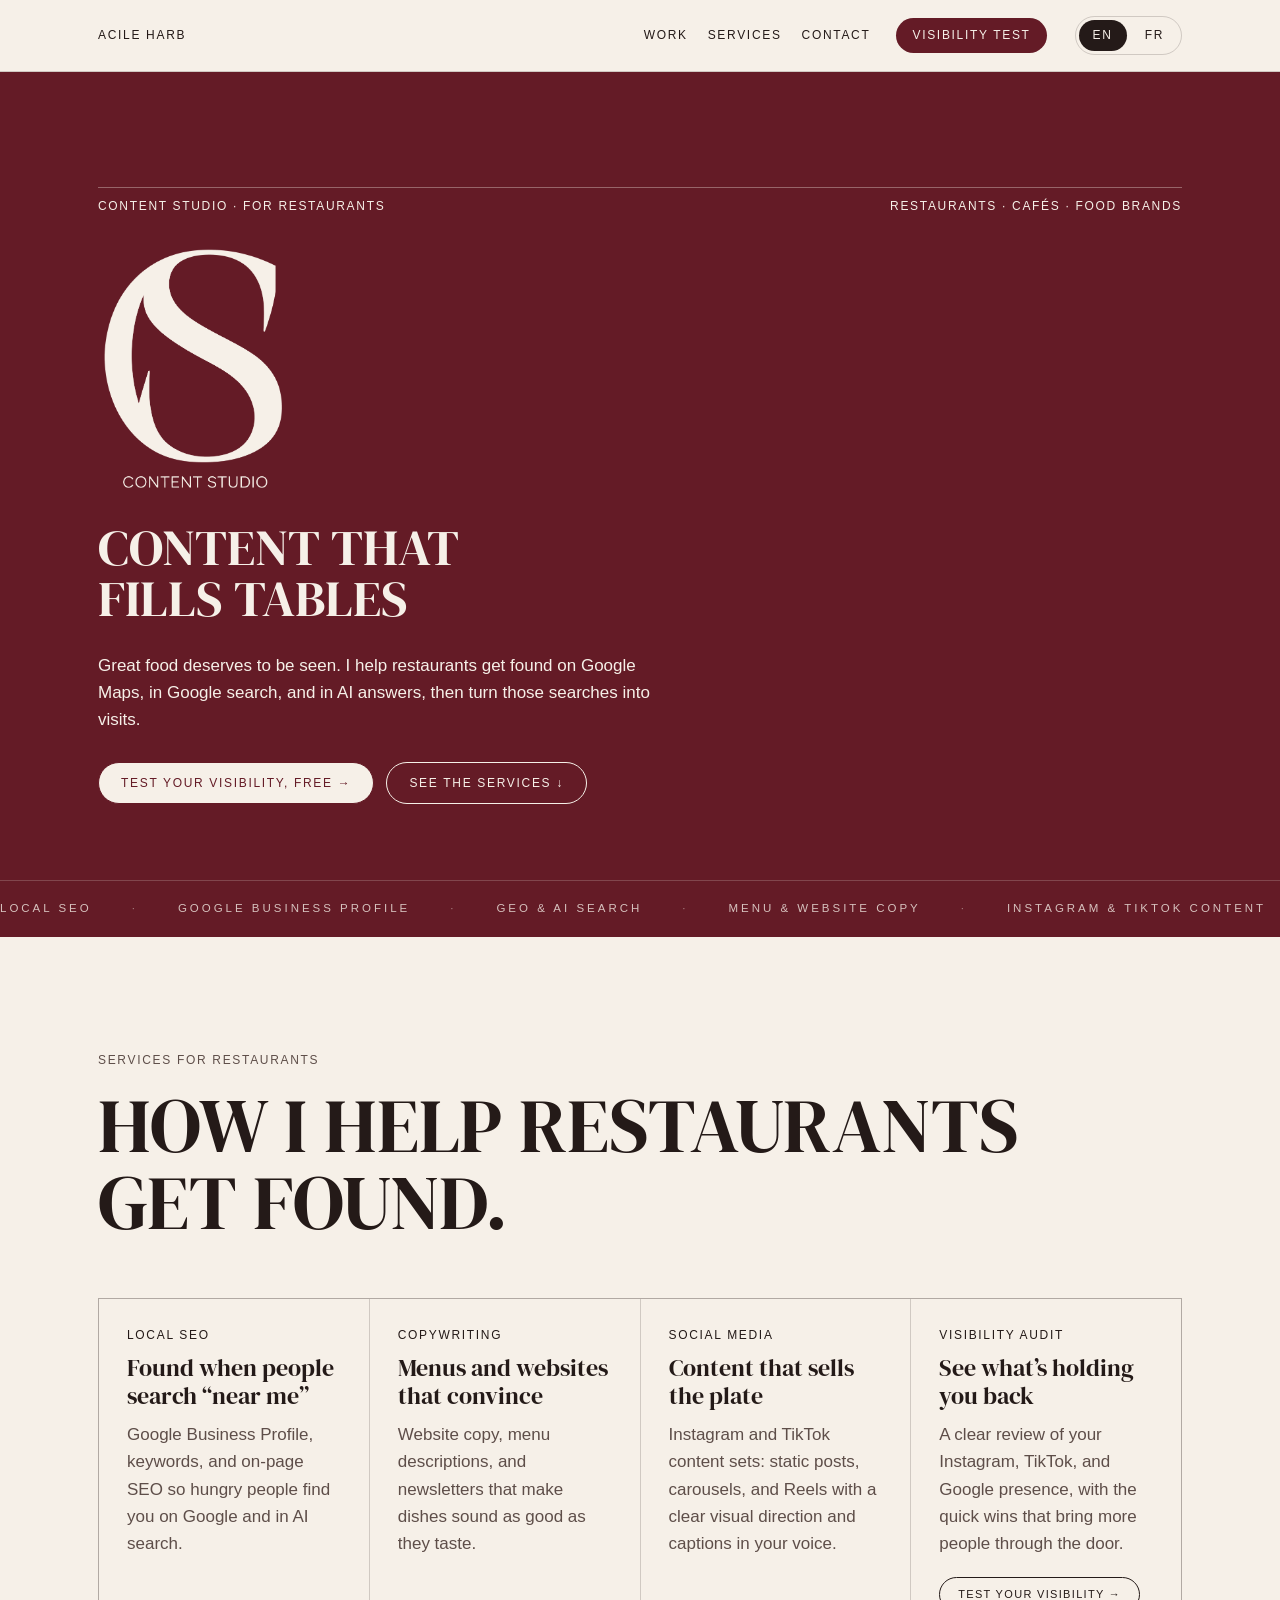
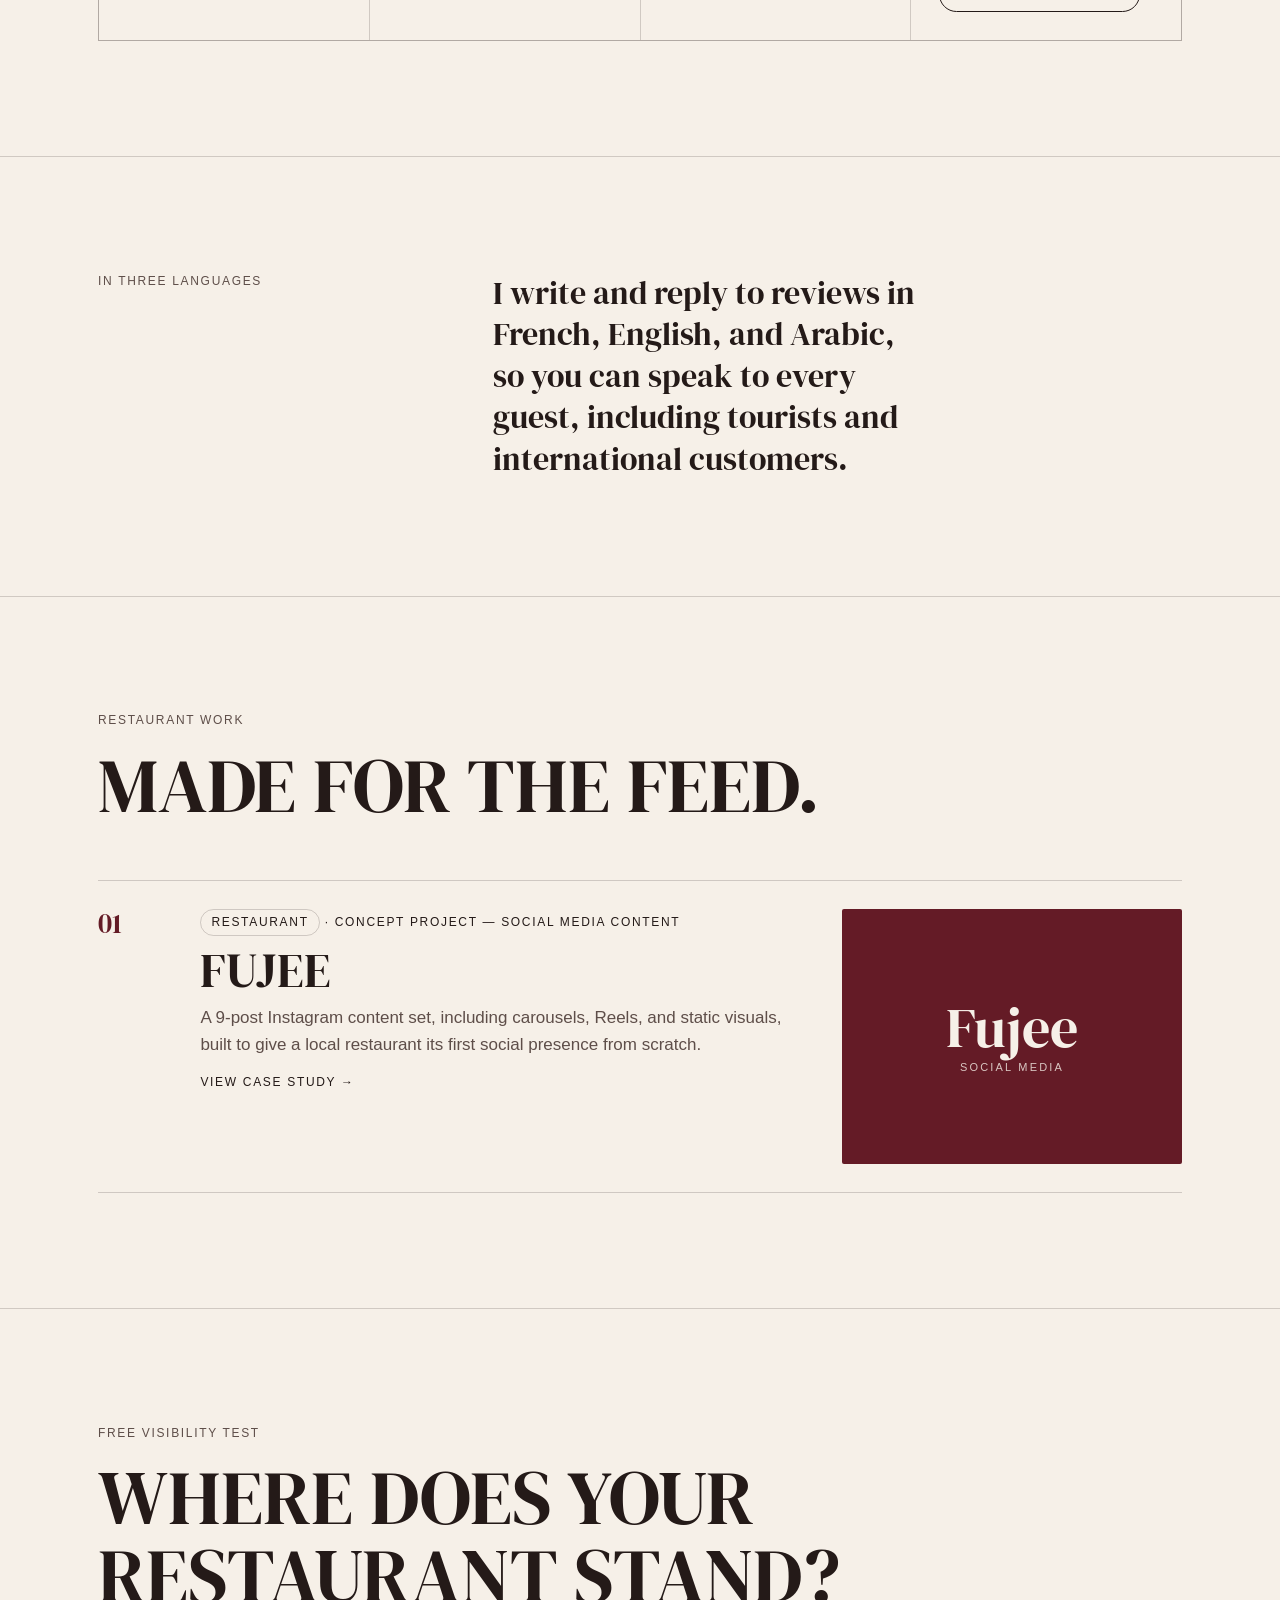
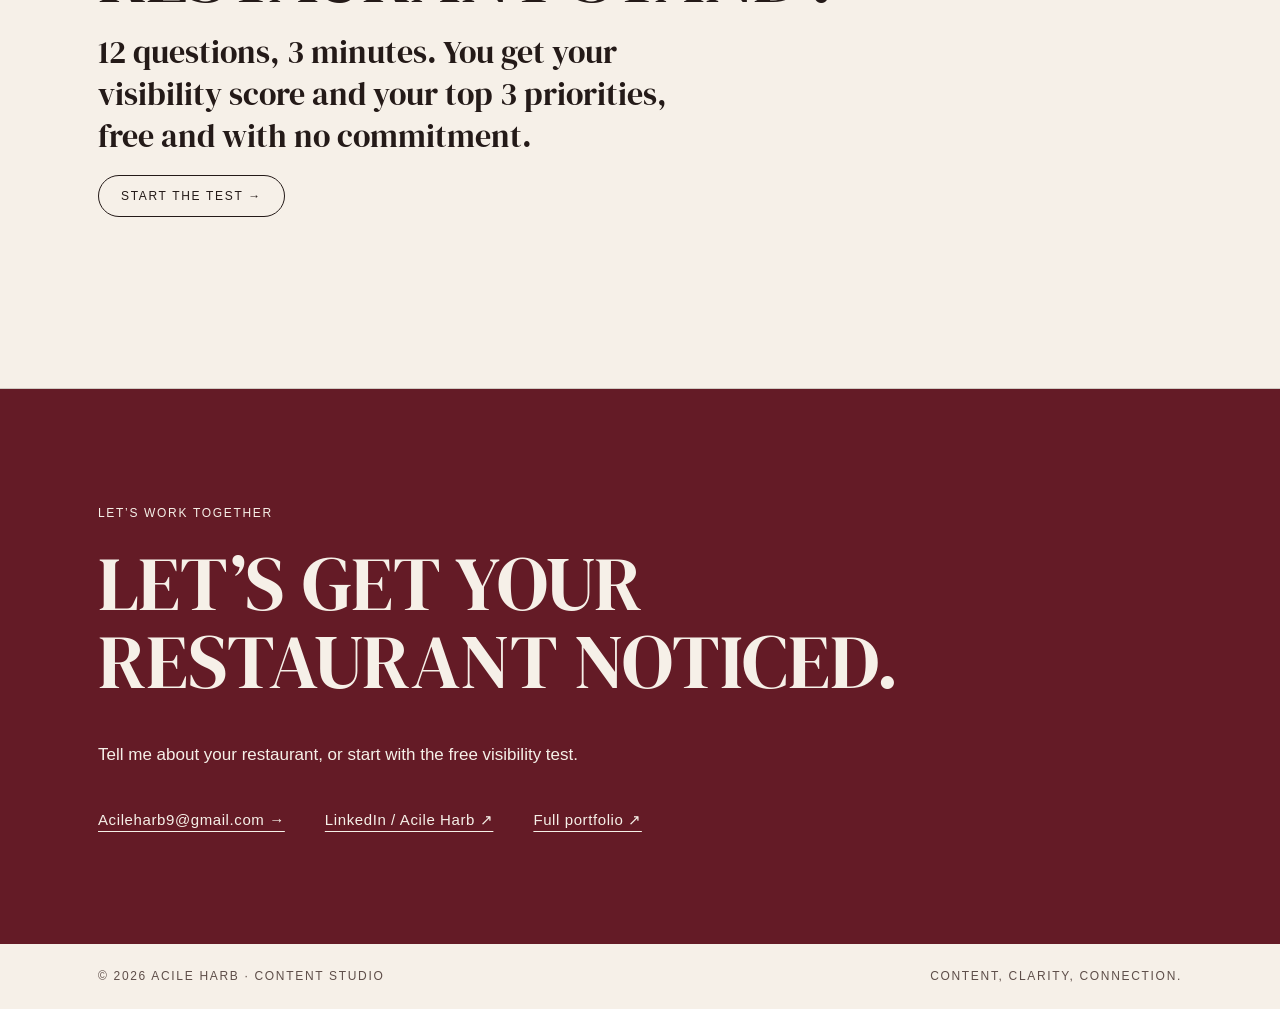
<file: restaurants.html>
<!doctype html>
<html lang="en">
<head>
<meta charset="utf-8">
<meta name="viewport" content="width=device-width, initial-scale=1, viewport-fit=cover">
<title>Content Studio for restaurants — Acile Harb</title>
<meta name="description" content="Local SEO, GEO, copywriting, and social media for restaurants. Get found on Google Maps, Google search, and AI answers.">
<link rel="alternate" hreflang="en" href="https://acileharb.github.io/portfolio/restaurants.html">
<link rel="alternate" hreflang="fr" href="https://acileharb.github.io/portfolio/fr/restaurants.html">
<meta property="og:image" content="https://acileharb.github.io/portfolio/assets/img/og-image.png">
<meta property="og:image:width" content="1200">
<meta property="og:image:height" content="627">
<meta name="twitter:card" content="summary_large_image">
<link rel="preconnect" href="https://fonts.googleapis.com">
<link rel="stylesheet" href="https://fonts.googleapis.com/css2?family=DM+Serif+Display:ital@0;1&display=swap">
<link rel="stylesheet" href="https://api.fontshare.com/v2/css?f[]=satoshi@400,500&display=swap">
<link rel="stylesheet" href="assets/style.css?v=30">
</head>
<body>

<header class="site-header">
  <div class="wrap">
    <a href="index.html" class="label">Acile Harb</a>
    <nav class="label" aria-label="Main">
      <a href="index.html#selected-work">Work</a>
      <a href="#services">Services</a>
      <a href="#contact">Contact</a>
      <a class="nav-cta" href="diagnostic.html">Visibility test</a>
      <span class="lang"><span aria-current="true">EN</span><a href="fr/restaurants.html" hreflang="fr" lang="fr">FR</a></span>
    </nav>
  </div>
</header>

<section class="hero">
  <div class="wrap">
    <div class="rule label fade"><span>Content Studio · for restaurants</span><span>Restaurants · Cafés · Food brands</span></div>
    <h1 class="hero-logo"><img src="assets/img/logo-content-studio-cream.png" alt="Content Studio" width="575" height="759"></h1>
    <p class="sub fade">Content that<br>fills tables</p>
    <p class="fade">Great food deserves to be seen. I help restaurants get found on Google Maps, in Google search, and in AI answers, then turn those searches into visits.</p>
    <div class="hero-ctas fade">
      <a class="btn btn-solid" href="diagnostic.html?src=restaurants">Test your visibility, free →</a>
      <a class="btn" href="#services">See the services ↓</a>
    </div>
  </div>
  <div class="tick" aria-hidden="true"><div class="tick-track"><span>Local SEO</span><span>Google Business Profile</span><span>GEO &amp; AI search</span><span>Menu &amp; website copy</span><span>Instagram &amp; TikTok content</span><span>Local SEO</span><span>Google Business Profile</span><span>GEO &amp; AI search</span><span>Menu &amp; website copy</span><span>Instagram &amp; TikTok content</span><span>Local SEO</span><span>Google Business Profile</span><span>GEO &amp; AI search</span><span>Menu &amp; website copy</span><span>Instagram &amp; TikTok content</span><span>Local SEO</span><span>Google Business Profile</span><span>GEO &amp; AI search</span><span>Menu &amp; website copy</span><span>Instagram &amp; TikTok content</span></div></div>
</section>

<section class="block" id="services">
  <div class="wrap">
    <div class="block-head">
      <span class="label muted reveal">Services for restaurants</span>
      <h2 class="display reveal">How I help restaurants get found.</h2>
    </div>
    <div class="pillars">
      <div class="reveal"><span class="label">Local SEO</span><h3>Found when people search “near me”</h3><p class="muted">Google Business Profile, keywords, and on-page SEO so hungry people find you on Google and in AI search.</p></div>
      <div class="reveal" style="--d:.08s"><span class="label">Copywriting</span><h3>Menus and websites that convince</h3><p class="muted">Website copy, menu descriptions, and newsletters that make dishes sound as good as they taste.</p></div>
      <div class="reveal" style="--d:.16s"><span class="label">Social media</span><h3>Content that sells the plate</h3><p class="muted">Instagram and TikTok content sets: static posts, carousels, and Reels with a clear visual direction and captions in your voice.</p></div>
      <div class="reveal" style="--d:.24s"><span class="label">Visibility audit</span><h3>See what’s holding you back</h3><p class="muted">A clear review of your Instagram, TikTok, and Google presence, with the quick wins that bring more people through the door.</p><a class="btn btn-cta" href="diagnostic.html">Test your visibility →</a></div>
    </div>
  </div>
</section>

<section class="block">
  <div class="wrap case-section">
    <div class="reveal"><span class="label muted">In three languages</span></div>
    <div><p class="lede reveal">I write and reply to reviews in French, English, and Arabic, so you can speak to every guest, including tourists and international customers.</p></div>
  </div>
</section>

<section class="block">
  <div class="wrap">
    <div class="block-head">
      <span class="label muted reveal">Restaurant work</span>
      <h2 class="display reveal">Made for the feed.</h2>
    </div>
    <div class="work">
      <a class="work-item reveal" href="projets/fujee.html">
        <span class="num">01</span>
        <div class="meta">
          <span class="label"><span class="tag">Restaurant</span> · Concept project — Social media content</span>
          <h3>Fujee</h3>
          <p>A 9-post Instagram content set, including carousels, Reels, and static visuals, built to give a local restaurant its first social presence from scratch.</p>
          <span class="label go">View case study →</span>
        </div>
        <div class="cover cover-type tone-wine cover-words"><span>Fujee</span><small>Social media</small></div>
      </a>
    </div>
  </div>
</section>

<section class="block">
  <div class="wrap block-head">
    <span class="label muted reveal">Free visibility test</span>
    <h2 class="display reveal">Where does your restaurant stand?</h2>
    <p class="lede reveal" style="max-width:40ch">12 questions, 3 minutes. You get your visibility score and your top 3 priorities, free and with no commitment.</p>
    <a class="btn btn-dark reveal" href="diagnostic.html?src=restaurants">Start the test →</a>
  </div>
</section>

<section class="contact" id="contact">
  <div class="wrap">
    <span class="label">Let’s work together</span>
    <h2 class="display reveal">Let’s get your restaurant noticed.</h2>
    <p>Tell me about your restaurant, or start with the free visibility test.</p>
    <div class="links">
      <a class="mail" href="mailto:acileharb9@gmail.com?subject=Restaurant%20project">Acileharb9@gmail.com →</a>
      <a class="mail" href="https://www.linkedin.com/in/acile-harb" target="_blank" rel="noopener">LinkedIn / Acile Harb ↗</a>
      <a class="mail" href="index.html">Full portfolio ↗</a>
    </div>
  </div>
</section>

<footer class="site-footer label muted">
  <div class="wrap"><span>© 2026 Acile Harb · Content Studio</span><span>Content, clarity, connection.</span></div>
</footer>

<script src="assets/site.js?v=30" defer></script>
</body>
</html>
</file>
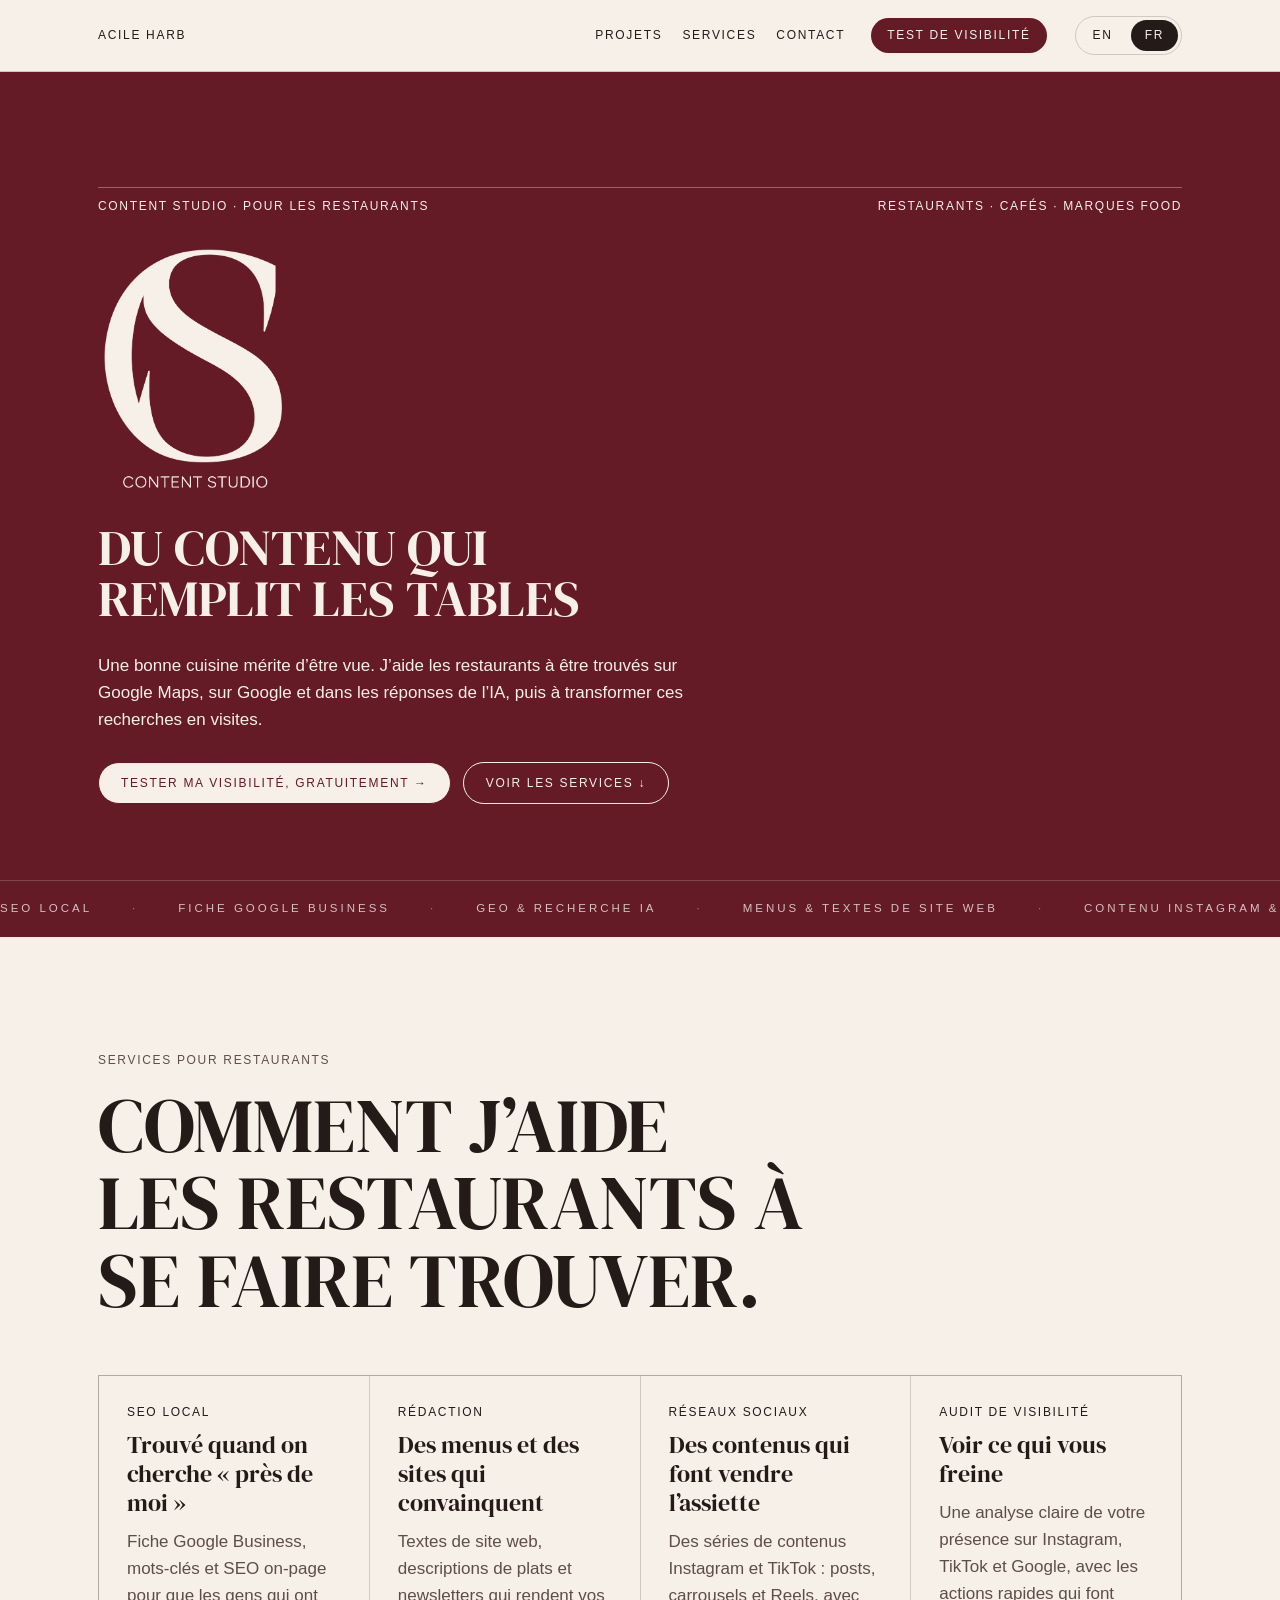
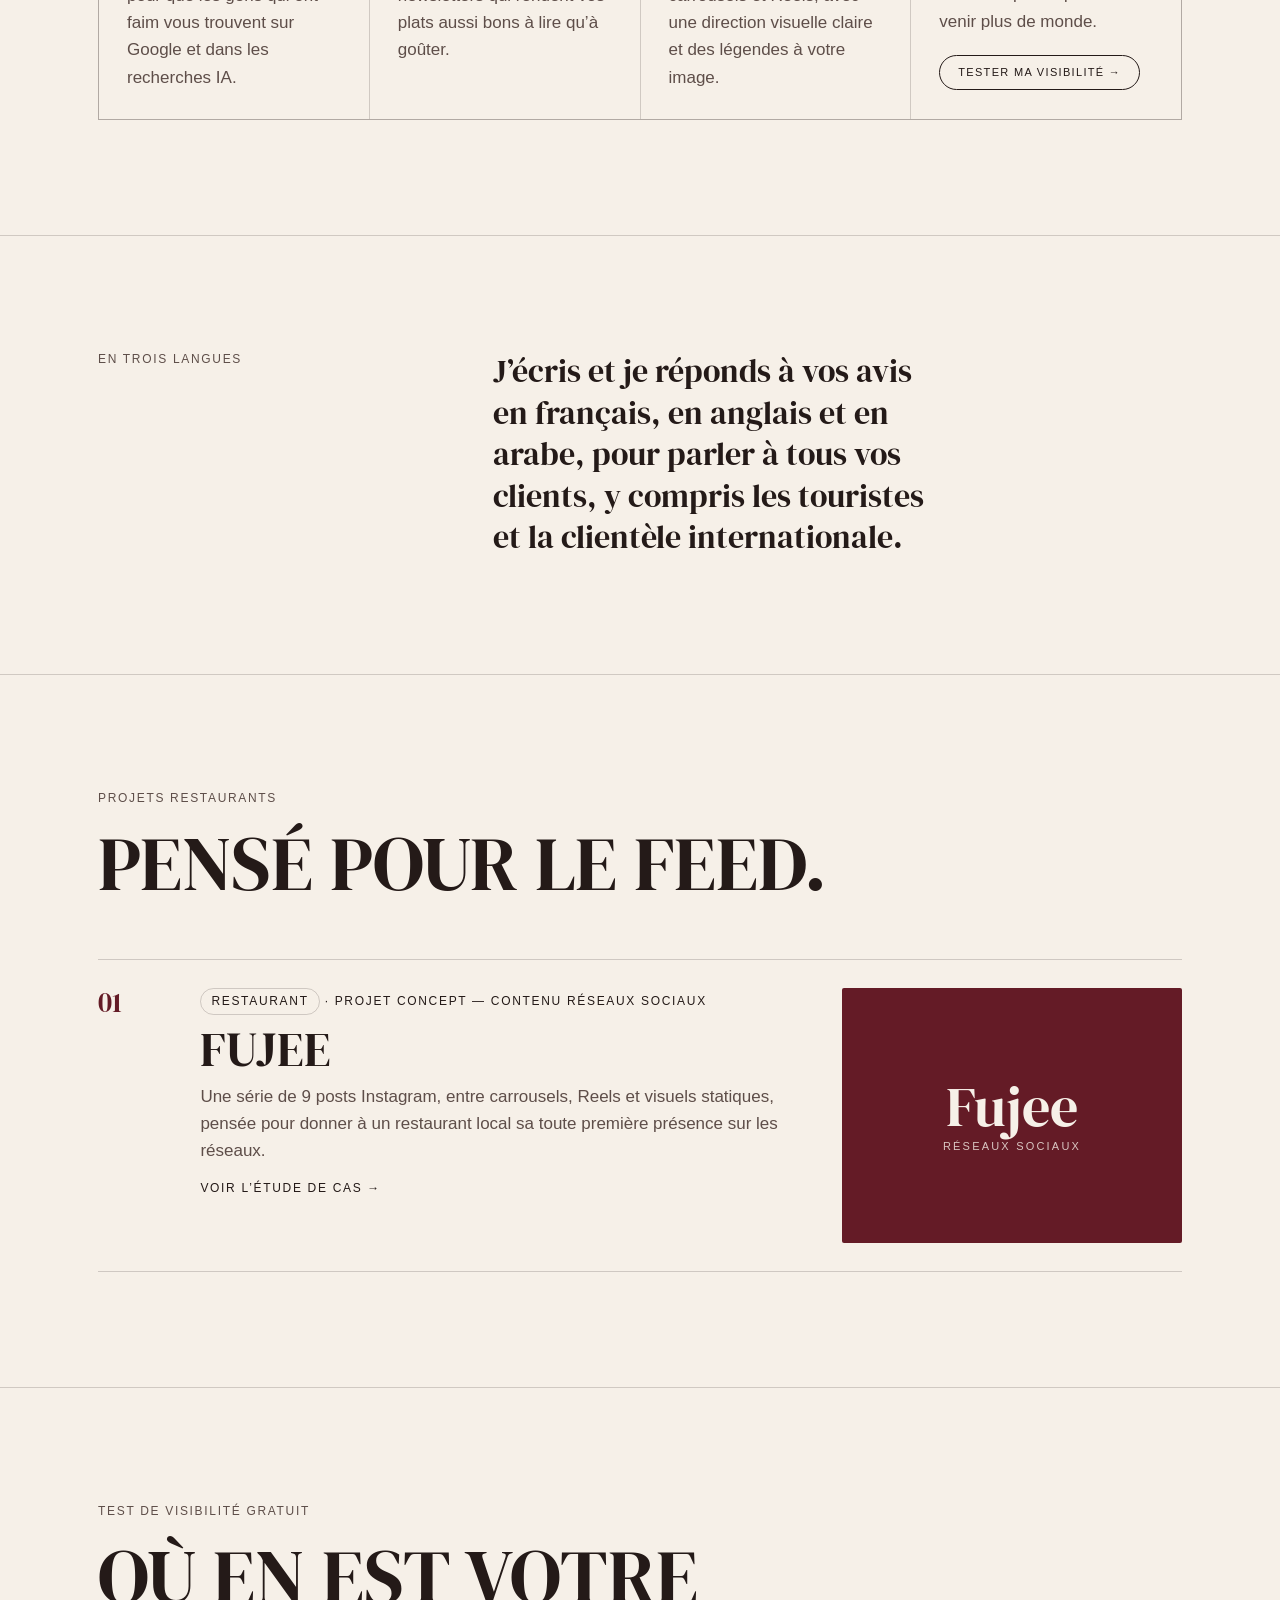
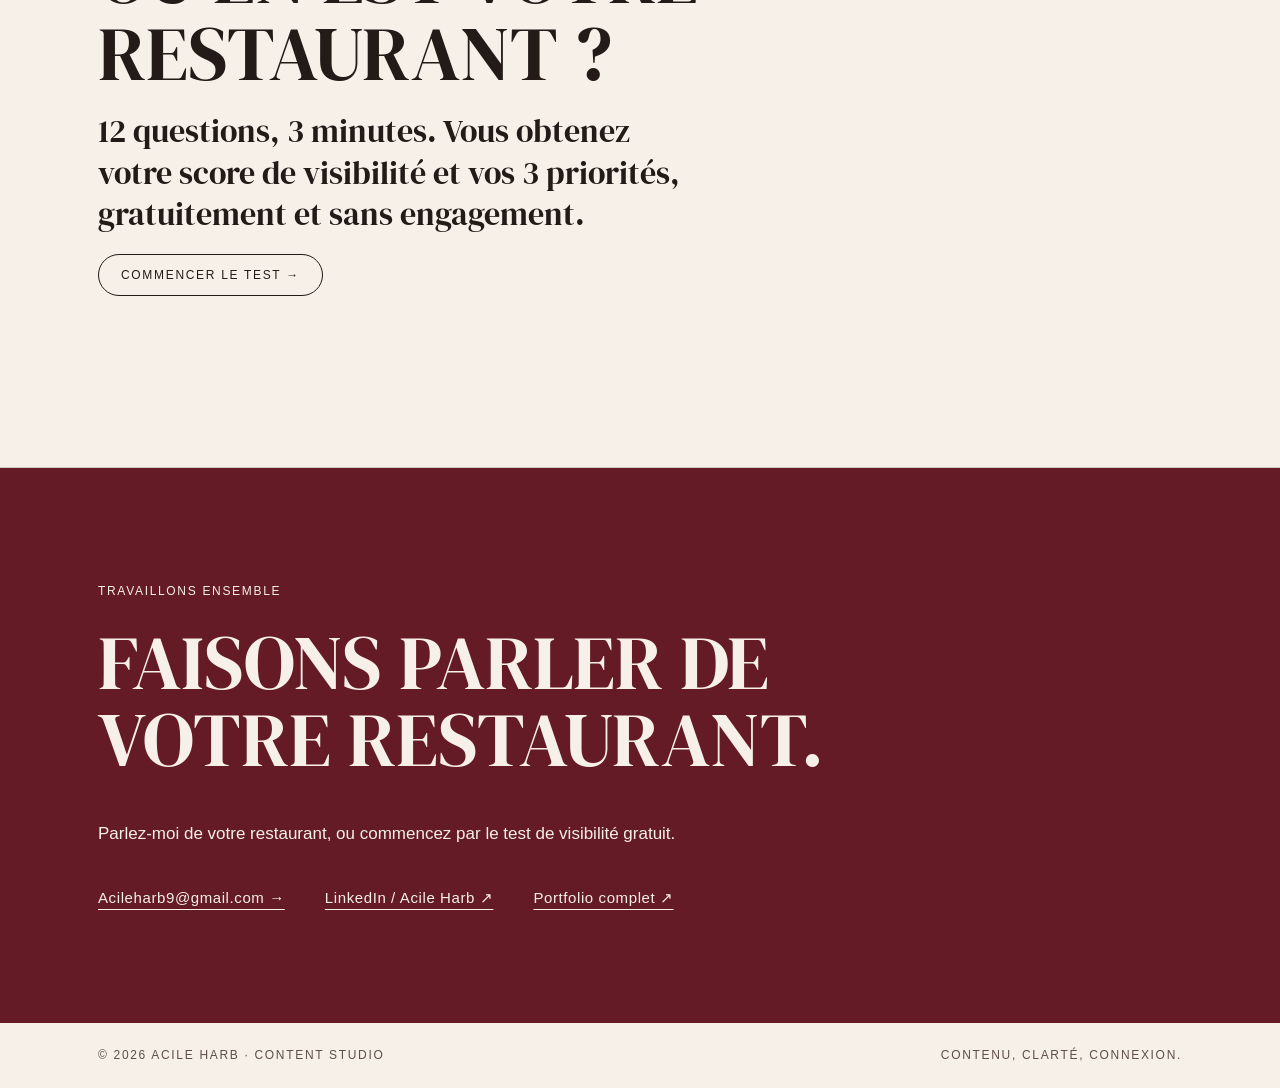
<file: fr/restaurants.html>
<!doctype html>
<html lang="fr">
<head>
<meta charset="utf-8">
<meta name="viewport" content="width=device-width, initial-scale=1, viewport-fit=cover">
<title>Content Studio pour les restaurants — Acile Harb</title>
<meta name="description" content="SEO local, GEO, rédaction et réseaux sociaux pour les restaurants. Soyez trouvé sur Google Maps, Google et dans les réponses de l’IA.">
<link rel="alternate" hreflang="en" href="https://acileharb.github.io/portfolio/restaurants.html">
<link rel="alternate" hreflang="fr" href="https://acileharb.github.io/portfolio/fr/restaurants.html">
<meta property="og:image" content="https://acileharb.github.io/portfolio/assets/img/og-image.png">
<meta property="og:image:width" content="1200">
<meta property="og:image:height" content="627">
<meta name="twitter:card" content="summary_large_image">
<link rel="preconnect" href="https://fonts.googleapis.com">
<link rel="stylesheet" href="https://fonts.googleapis.com/css2?family=DM+Serif+Display:ital@0;1&display=swap">
<link rel="stylesheet" href="https://api.fontshare.com/v2/css?f[]=satoshi@400,500&display=swap">
<link rel="stylesheet" href="../assets/style.css?v=30">
</head>
<body>

<header class="site-header">
  <div class="wrap">
    <a href="index.html" class="label">Acile Harb</a>
    <nav class="label" aria-label="Menu principal">
      <a href="index.html#selected-work">Projets</a>
      <a href="#services">Services</a>
      <a href="#contact">Contact</a>
      <a class="nav-cta" href="diagnostic.html">Test de visibilité</a>
      <span class="lang"><a href="../restaurants.html" hreflang="en" lang="en">EN</a><span aria-current="true">FR</span></span>
    </nav>
  </div>
</header>

<section class="hero">
  <div class="wrap">
    <div class="rule label fade"><span>Content Studio · pour les restaurants</span><span>Restaurants · Cafés · Marques food</span></div>
    <h1 class="hero-logo"><img src="../assets/img/logo-content-studio-cream.png" alt="Content Studio" width="575" height="759"></h1>
    <p class="sub fade">Du contenu qui<br>remplit les tables</p>
    <p class="fade">Une bonne cuisine mérite d’être vue. J’aide les restaurants à être trouvés sur Google Maps, sur Google et dans les réponses de l’IA, puis à transformer ces recherches en visites.</p>
    <div class="hero-ctas fade">
      <a class="btn btn-solid" href="diagnostic.html?src=restaurants">Tester ma visibilité, gratuitement →</a>
      <a class="btn" href="#services">Voir les services ↓</a>
    </div>
  </div>
  <div class="tick" aria-hidden="true"><div class="tick-track"><span>SEO local</span><span>Fiche Google Business</span><span>GEO &amp; recherche IA</span><span>Menus &amp; textes de site web</span><span>Contenu Instagram &amp; TikTok</span><span>SEO local</span><span>Fiche Google Business</span><span>GEO &amp; recherche IA</span><span>Menus &amp; textes de site web</span><span>Contenu Instagram &amp; TikTok</span><span>SEO local</span><span>Fiche Google Business</span><span>GEO &amp; recherche IA</span><span>Menus &amp; textes de site web</span><span>Contenu Instagram &amp; TikTok</span><span>SEO local</span><span>Fiche Google Business</span><span>GEO &amp; recherche IA</span><span>Menus &amp; textes de site web</span><span>Contenu Instagram &amp; TikTok</span></div></div>
</section>

<section class="block" id="services">
  <div class="wrap">
    <div class="block-head">
      <span class="label muted reveal">Services pour restaurants</span>
      <h2 class="display reveal">Comment j’aide les restaurants à se faire trouver.</h2>
    </div>
    <div class="pillars">
      <div class="reveal"><span class="label">SEO local</span><h3>Trouvé quand on cherche « près de moi »</h3><p class="muted">Fiche Google Business, mots-clés et SEO on-page pour que les gens qui ont faim vous trouvent sur Google et dans les recherches IA.</p></div>
      <div class="reveal" style="--d:.08s"><span class="label">Rédaction</span><h3>Des menus et des sites qui convainquent</h3><p class="muted">Textes de site web, descriptions de plats et newsletters qui rendent vos plats aussi bons à lire qu’à goûter.</p></div>
      <div class="reveal" style="--d:.16s"><span class="label">Réseaux sociaux</span><h3>Des contenus qui font vendre l’assiette</h3><p class="muted">Des séries de contenus Instagram et TikTok : posts, carrousels et Reels, avec une direction visuelle claire et des légendes à votre image.</p></div>
      <div class="reveal" style="--d:.24s"><span class="label">Audit de visibilité</span><h3>Voir ce qui vous freine</h3><p class="muted">Une analyse claire de votre présence sur Instagram, TikTok et Google, avec les actions rapides qui font venir plus de monde.</p><a class="btn btn-cta" href="diagnostic.html">Tester ma visibilité →</a></div>
    </div>
  </div>
</section>

<section class="block">
  <div class="wrap case-section">
    <div class="reveal"><span class="label muted">En trois langues</span></div>
    <div><p class="lede reveal">J’écris et je réponds à vos avis en français, en anglais et en arabe, pour parler à tous vos clients, y compris les touristes et la clientèle internationale.</p></div>
  </div>
</section>

<section class="block">
  <div class="wrap">
    <div class="block-head">
      <span class="label muted reveal">Projets restaurants</span>
      <h2 class="display reveal">Pensé pour le feed.</h2>
    </div>
    <div class="work">
      <a class="work-item reveal" href="projets/fujee.html">
        <span class="num">01</span>
        <div class="meta">
          <span class="label"><span class="tag">Restaurant</span> · Projet concept — Contenu réseaux sociaux</span>
          <h3>Fujee</h3>
          <p>Une série de 9 posts Instagram, entre carrousels, Reels et visuels statiques, pensée pour donner à un restaurant local sa toute première présence sur les réseaux.</p>
          <span class="label go">Voir l’étude de cas →</span>
        </div>
        <div class="cover cover-type tone-wine cover-words"><span>Fujee</span><small>Réseaux sociaux</small></div>
      </a>
    </div>
  </div>
</section>

<section class="block">
  <div class="wrap block-head">
    <span class="label muted reveal">Test de visibilité gratuit</span>
    <h2 class="display reveal">Où en est votre restaurant ?</h2>
    <p class="lede reveal" style="max-width:40ch">12 questions, 3 minutes. Vous obtenez votre score de visibilité et vos 3 priorités, gratuitement et sans engagement.</p>
    <a class="btn btn-dark reveal" href="diagnostic.html?src=restaurants">Commencer le test →</a>
  </div>
</section>

<section class="contact" id="contact">
  <div class="wrap">
    <span class="label">Travaillons ensemble</span>
    <h2 class="display reveal">Faisons parler de votre restaurant.</h2>
    <p>Parlez-moi de votre restaurant, ou commencez par le test de visibilité gratuit.</p>
    <div class="links">
      <a class="mail" href="mailto:acileharb9@gmail.com?subject=Projet%20restaurant">Acileharb9@gmail.com →</a>
      <a class="mail" href="https://www.linkedin.com/in/acile-harb" target="_blank" rel="noopener">LinkedIn / Acile Harb ↗</a>
      <a class="mail" href="index.html">Portfolio complet ↗</a>
    </div>
  </div>
</section>

<footer class="site-footer label muted">
  <div class="wrap"><span>© 2026 Acile Harb · Content Studio</span><span>Contenu, clarté, connexion.</span></div>
</footer>

<script src="../assets/site.js?v=30" defer></script>
</body>
</html>
</file>
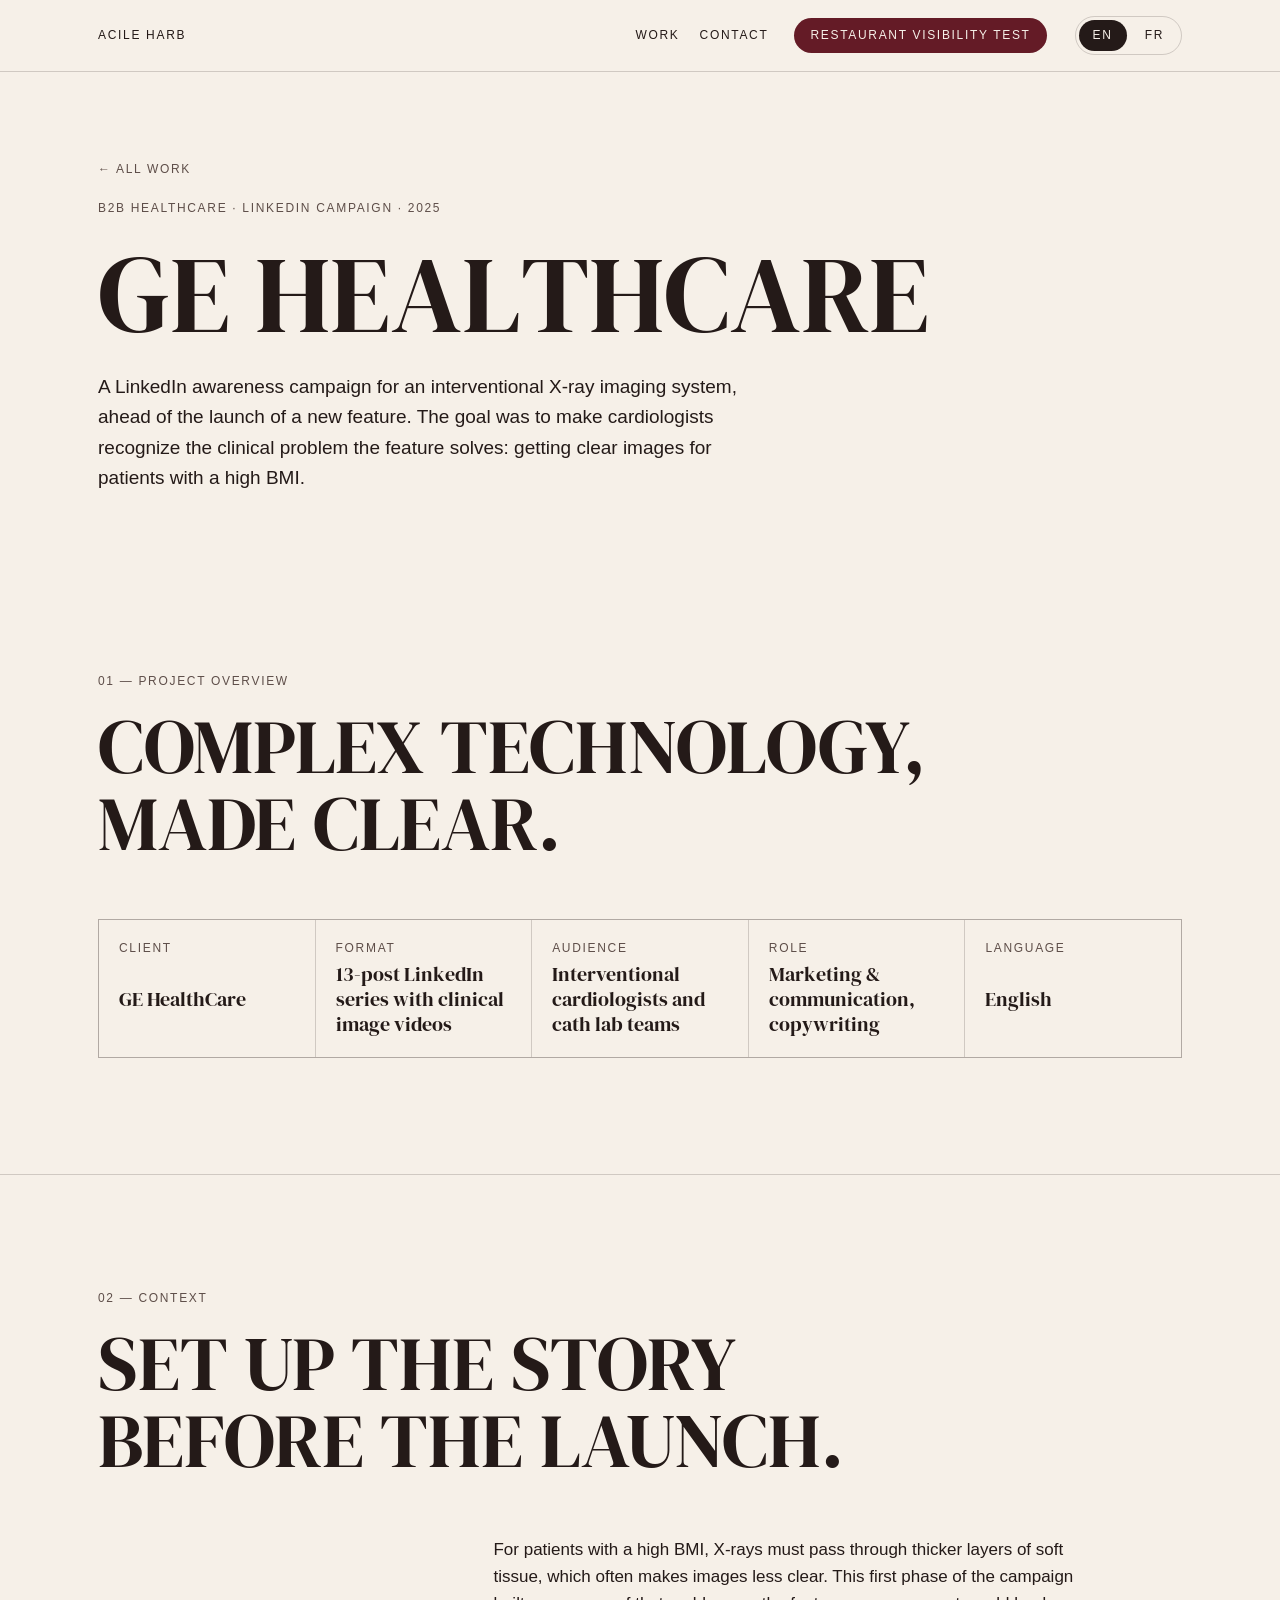
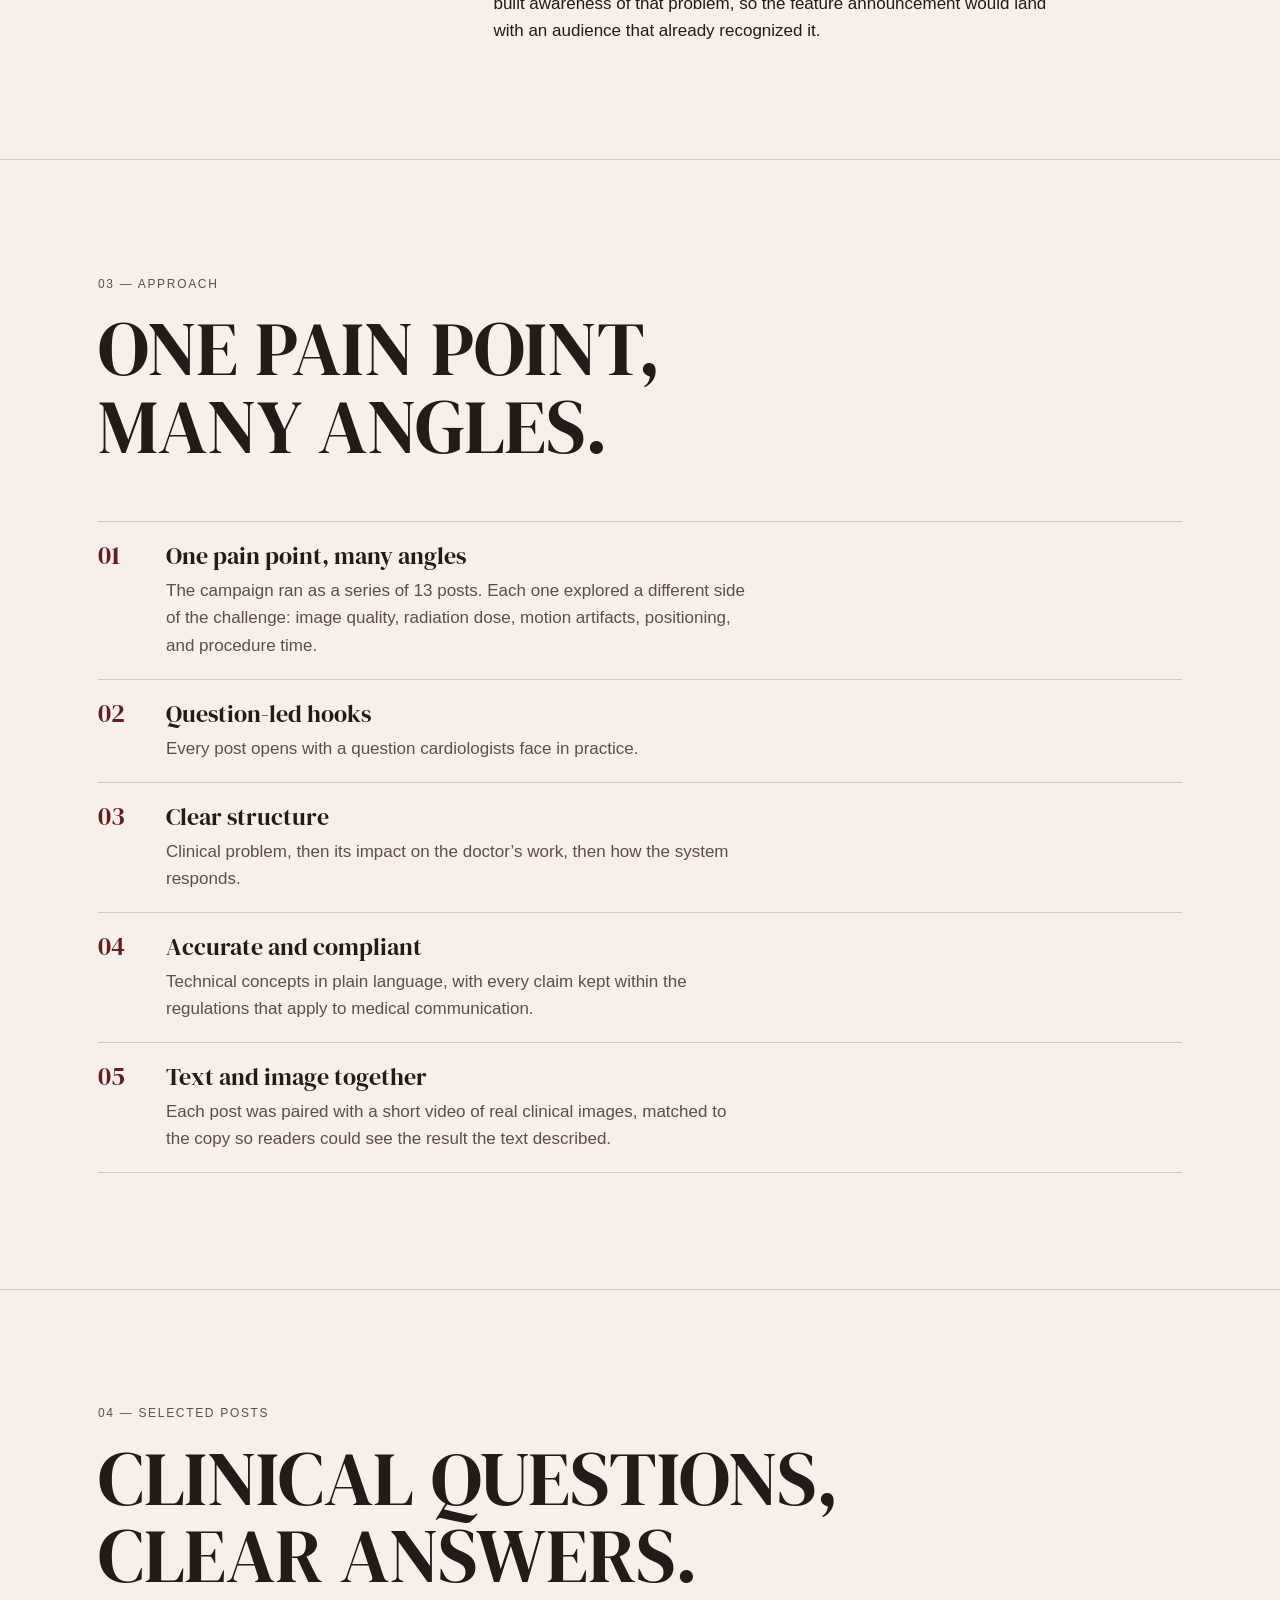
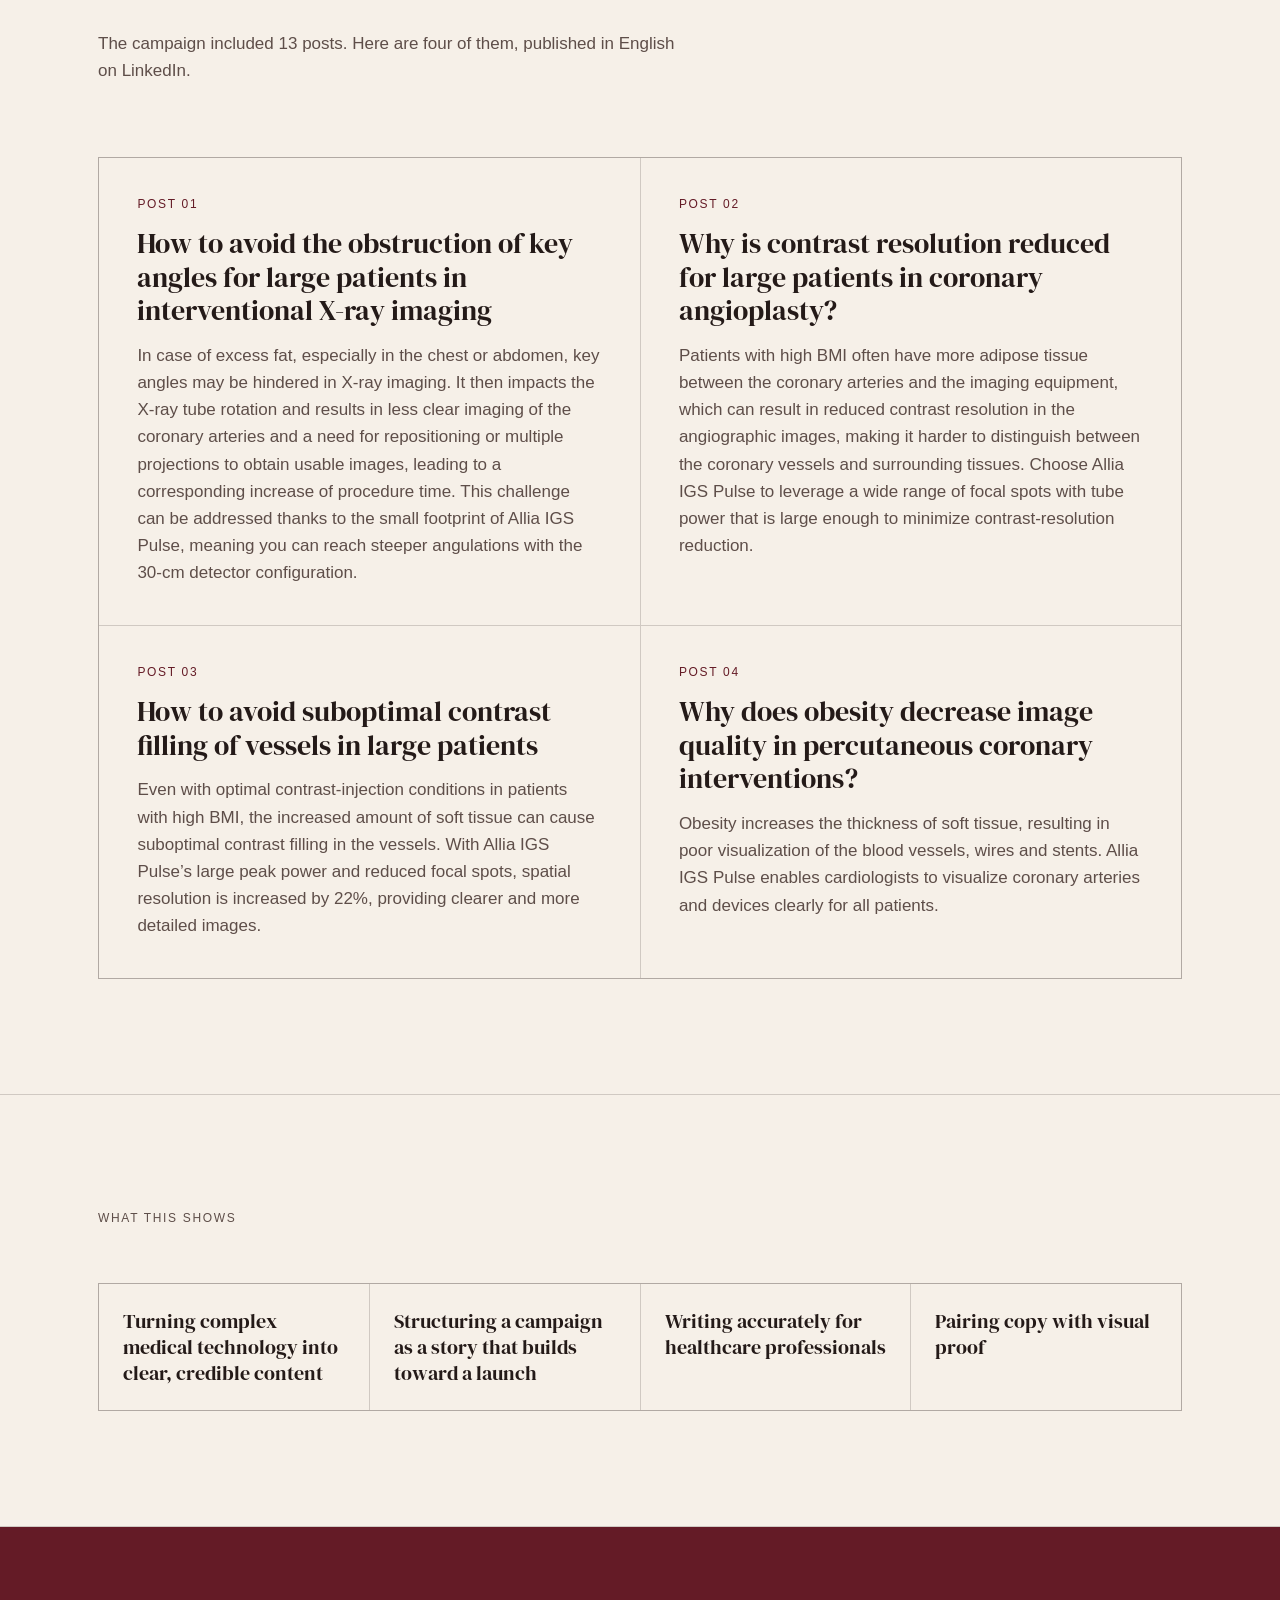
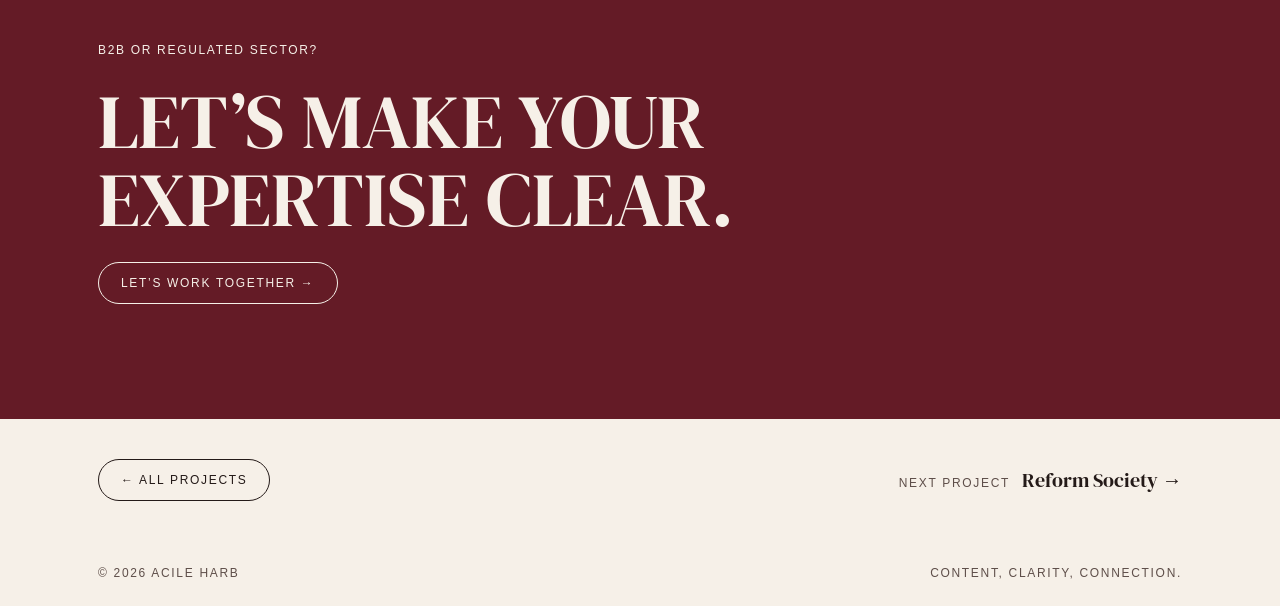
<file: projets/ge-healthcare.html>
<!doctype html>
<html lang="en">
<head>
<meta charset="utf-8">
<meta name="viewport" content="width=device-width, initial-scale=1, viewport-fit=cover">
<title>GE HealthCare — LinkedIn campaign · Acile Harb</title>
<meta name="description" content="A LinkedIn awareness campaign that made a complex imaging problem clear for interventional cardiologists.">
<link rel="alternate" hreflang="en" href="https://acileharb.github.io/portfolio/projets/ge-healthcare.html">
<link rel="alternate" hreflang="fr" href="https://acileharb.github.io/portfolio/fr/projets/ge-healthcare.html">
<meta property="og:image" content="https://acileharb.github.io/portfolio/assets/img/og-image.png">
<meta property="og:image:width" content="1200">
<meta property="og:image:height" content="627">
<meta name="twitter:card" content="summary_large_image">
<link rel="preconnect" href="https://fonts.googleapis.com">
<link rel="stylesheet" href="https://fonts.googleapis.com/css2?family=DM+Serif+Display:ital@0;1&display=swap">
<link rel="stylesheet" href="https://api.fontshare.com/v2/css?f[]=satoshi@400,500&display=swap">
<link rel="stylesheet" href="../assets/style.css?v=30">
</head>
<body>

<header class="site-header">
  <div class="wrap">
    <a href="../index.html" class="label">Acile Harb</a>
    <nav class="label" aria-label="Main">
      <a href="../index.html#selected-work">Work</a>
      <a href="../index.html#contact">Contact</a>
      <a class="nav-cta" href="../diagnostic.html?src=portfolio"><span class="nav-long">Restaurant </span>visibility test</a>
      <span class="lang"><span aria-current="true">EN</span><a href="../fr/projets/ge-healthcare.html" hreflang="fr" lang="fr">FR</a></span>
    </nav>
  </div>
</header>

<section class="p-hero">
  <div class="wrap">
    <a class="back label muted" href="../index.html#selected-work">← All work</a>
    <span class="label muted">B2B healthcare · LinkedIn campaign · 2025</span>
    <h1 class="display" data-split>GE HealthCare</h1>
    <p class="intro reveal">A LinkedIn awareness campaign for an interventional X-ray imaging system, ahead of the launch of a new feature. The goal was to make cardiologists recognize the clinical problem the feature solves: getting clear images for patients with a high BMI.</p>
  </div>
</section>

<section class="block">
  <div class="wrap">
    <div class="block-head">
      <span class="label muted">01 — Project overview</span>
      <h2 class="display reveal">Complex technology, made clear.</h2>
    </div>
    <div class="facts reveal"><div><span class="label muted">Client</span><strong>GE HealthCare</strong></div><div><span class="label muted">Format</span><strong>13-post LinkedIn series with clinical image videos</strong></div><div><span class="label muted">Audience</span><strong>Interventional cardiologists and cath lab teams</strong></div><div><span class="label muted">Role</span><strong>Marketing &amp; communication, copywriting</strong></div><div><span class="label muted">Language</span><strong>English</strong></div></div>
  </div>
</section>

<section class="block">
  <div class="wrap">
    <div class="block-head">
      <span class="label muted">02 — Context</span>
      <h2 class="display reveal">Set up the story before the launch.</h2>
    </div>
    <div class="case-section"><div></div><div><p class="reveal">For patients with a high BMI, X-rays must pass through thicker layers of soft tissue, which often makes images less clear. This first phase of the campaign built awareness of that problem, so the feature announcement would land with an audience that already recognized it.</p></div></div>
  </div>
</section>

<section class="block">
  <div class="wrap">
    <div class="block-head">
      <span class="label muted">03 — Approach</span>
      <h2 class="display reveal">One pain point, many angles.</h2>
    </div>
    <ol class="steps"><li class="reveal"><div><h3>One pain point, many angles</h3><p>The campaign ran as a series of 13 posts. Each one explored a different side of the challenge: image quality, radiation dose, motion artifacts, positioning, and procedure time.</p></div></li><li class="reveal"><div><h3>Question-led hooks</h3><p>Every post opens with a question cardiologists face in practice.</p></div></li><li class="reveal"><div><h3>Clear structure</h3><p>Clinical problem, then its impact on the doctor’s work, then how the system responds.</p></div></li><li class="reveal"><div><h3>Accurate and compliant</h3><p>Technical concepts in plain language, with every claim kept within the regulations that apply to medical communication.</p></div></li><li class="reveal"><div><h3>Text and image together</h3><p>Each post was paired with a short video of real clinical images, matched to the copy so readers could see the result the text described.</p></div></li></ol>
  </div>
</section>

<section class="block">
  <div class="wrap">
    <div class="block-head">
      <span class="label muted">04 — Selected posts</span>
      <h2 class="display reveal">Clinical questions, clear answers.</h2>
      <p class="muted reveal">The campaign included 13 posts. Here are four of them, published in English on LinkedIn.</p>
    </div>
    <div class="post-cards"><article class="post-card reveal" style="--d:.00s"><span class="label">Post 01</span><h3>How to avoid the obstruction of key angles for large patients in interventional X-ray imaging</h3><p>In case of excess fat, especially in the chest or abdomen, key angles may be hindered in X-ray imaging. It then impacts the X-ray tube rotation and results in less clear imaging of the coronary arteries and a need for repositioning or multiple projections to obtain usable images, leading to a corresponding increase of procedure time. This challenge can be addressed thanks to the small footprint of Allia IGS Pulse, meaning you can reach steeper angulations with the 30-cm detector configuration.</p></article><article class="post-card reveal" style="--d:.08s"><span class="label">Post 02</span><h3>Why is contrast resolution reduced for large patients in coronary angioplasty?</h3><p>Patients with high BMI often have more adipose tissue between the coronary arteries and the imaging equipment, which can result in reduced contrast resolution in the angiographic images, making it harder to distinguish between the coronary vessels and surrounding tissues. Choose Allia IGS Pulse to leverage a wide range of focal spots with tube power that is large enough to minimize contrast-resolution reduction.</p></article><article class="post-card reveal" style="--d:.16s"><span class="label">Post 03</span><h3>How to avoid suboptimal contrast filling of vessels in large patients</h3><p>Even with optimal contrast-injection conditions in patients with high BMI, the increased amount of soft tissue can cause suboptimal contrast filling in the vessels. With Allia IGS Pulse’s large peak power and reduced focal spots, spatial resolution is increased by 22%, providing clearer and more detailed images.</p></article><article class="post-card reveal" style="--d:.24s"><span class="label">Post 04</span><h3>Why does obesity decrease image quality in percutaneous coronary interventions?</h3><p>Obesity increases the thickness of soft tissue, resulting in poor visualization of the blood vessels, wires and stents. Allia IGS Pulse enables cardiologists to visualize coronary arteries and devices clearly for all patients.</p></article></div>
  </div>
</section>

<section class="block">
  <div class="wrap">
    <div class="block-head">
      <span class="label muted">What this shows</span>
    </div>
    <ul class="takeaways"><li class="reveal">Turning complex medical technology into clear, credible content</li><li class="reveal">Structuring a campaign as a story that builds toward a launch</li><li class="reveal">Writing accurately for healthcare professionals</li><li class="reveal">Pairing copy with visual proof</li></ul>
  </div>
</section>

<section class="contact">
  <div class="wrap">
    <span class="label">B2B or regulated sector?</span>
    <h2 class="display reveal">Let’s make your expertise clear.</h2>
    <a class="btn" href="mailto:acileharb9@gmail.com?subject=Contenu%20B2B">Let’s work together →</a>
  </div>
</section>

<nav class="wrap case-nav" aria-label="Project navigation">
  <a class="btn btn-dark" href="../index.html#selected-work">← All projects</a>
  <a class="next-link" href="reform-society.html"><span class="label muted">Next project</span> Reform Society →</a>
</nav>

<footer class="site-footer label muted">
  <div class="wrap"><span>© 2026 Acile Harb</span><span>Content, clarity, connection.</span></div>
</footer>

<script src="../assets/site.js?v=30" defer></script>
</body>
</html>
</file>
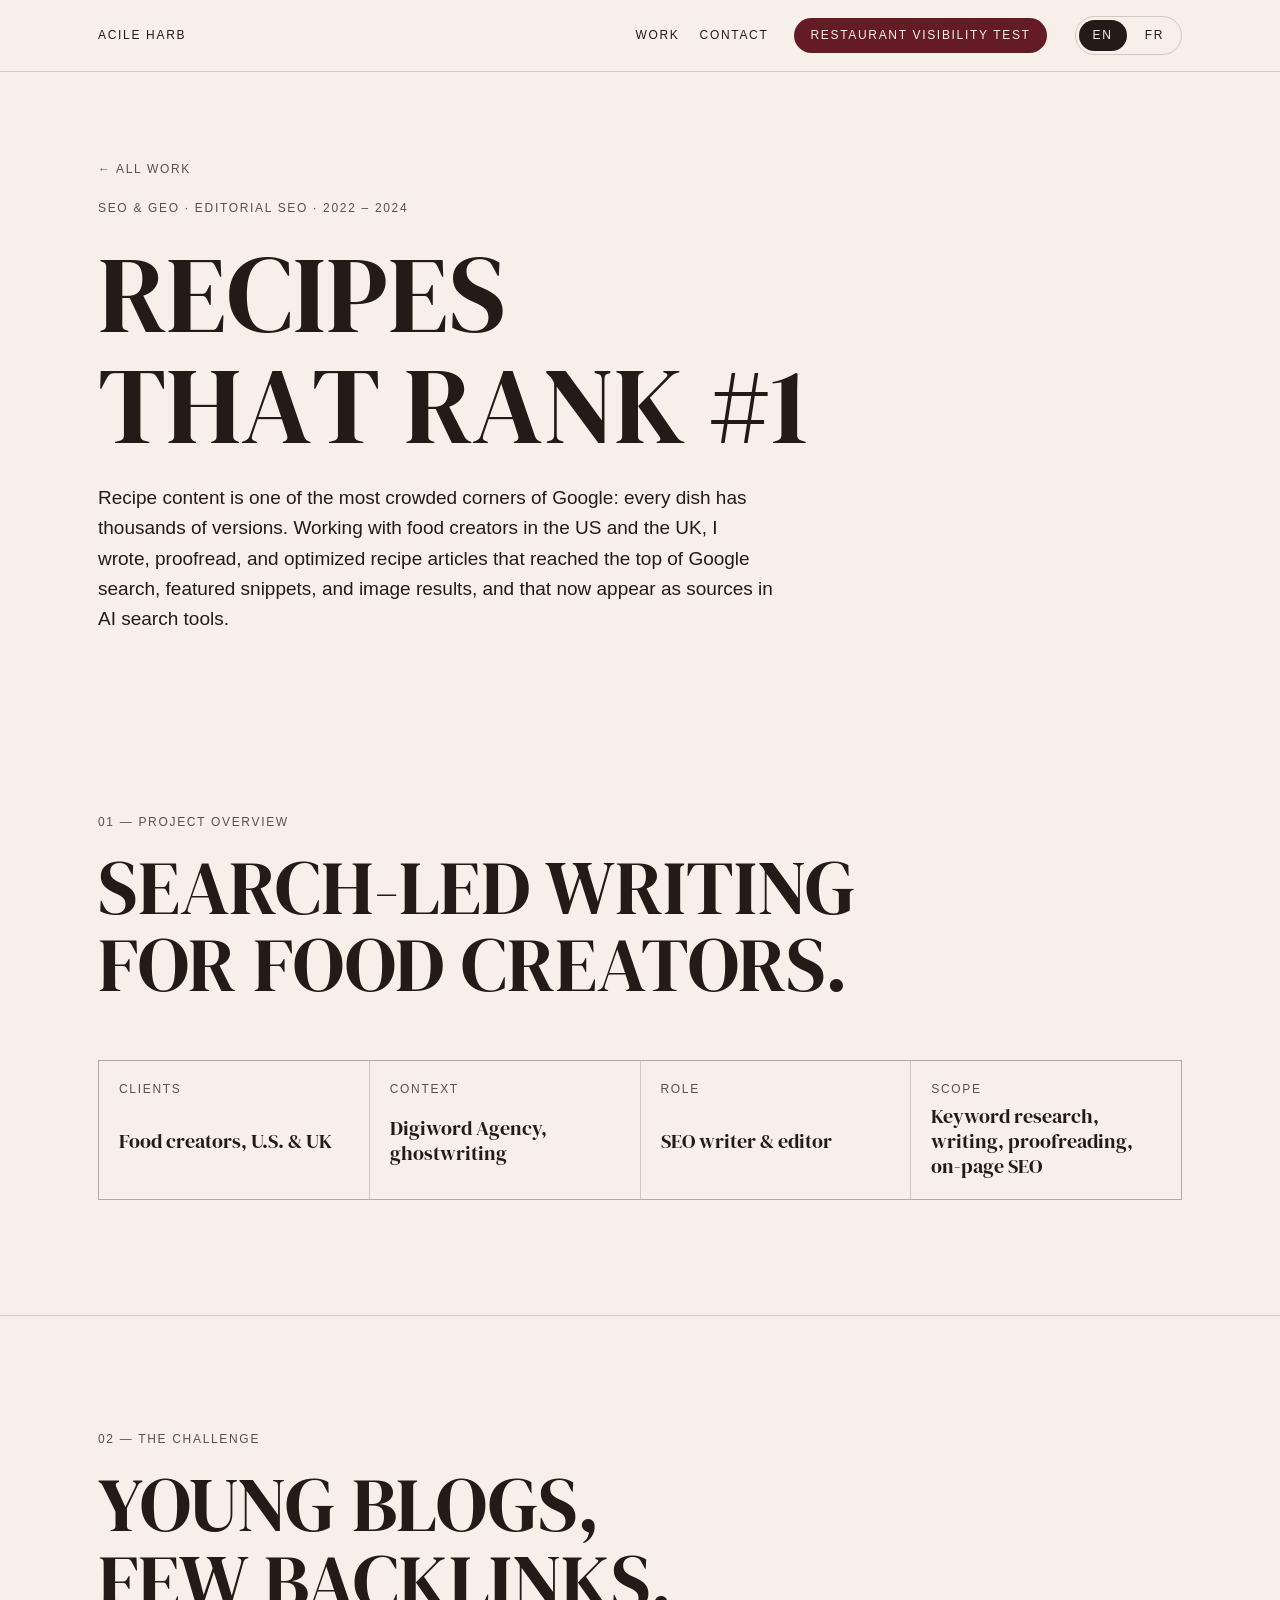
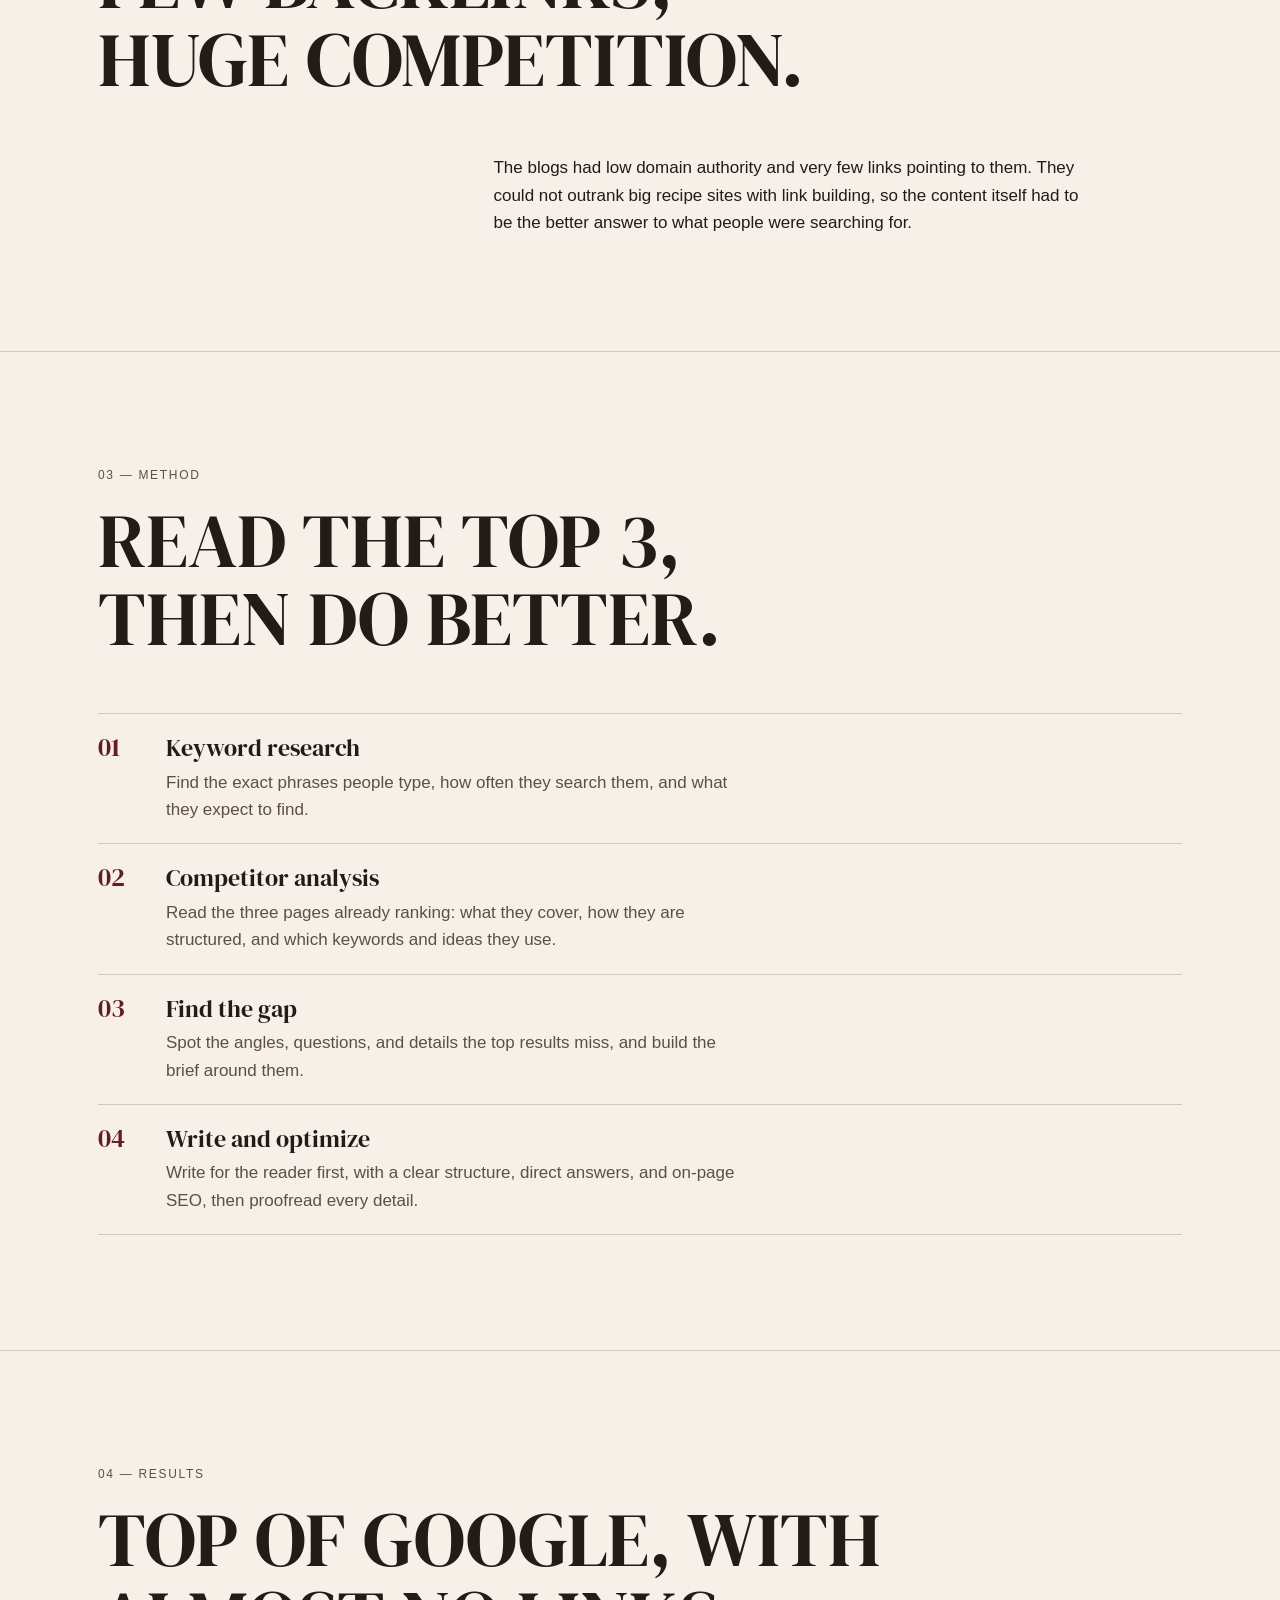
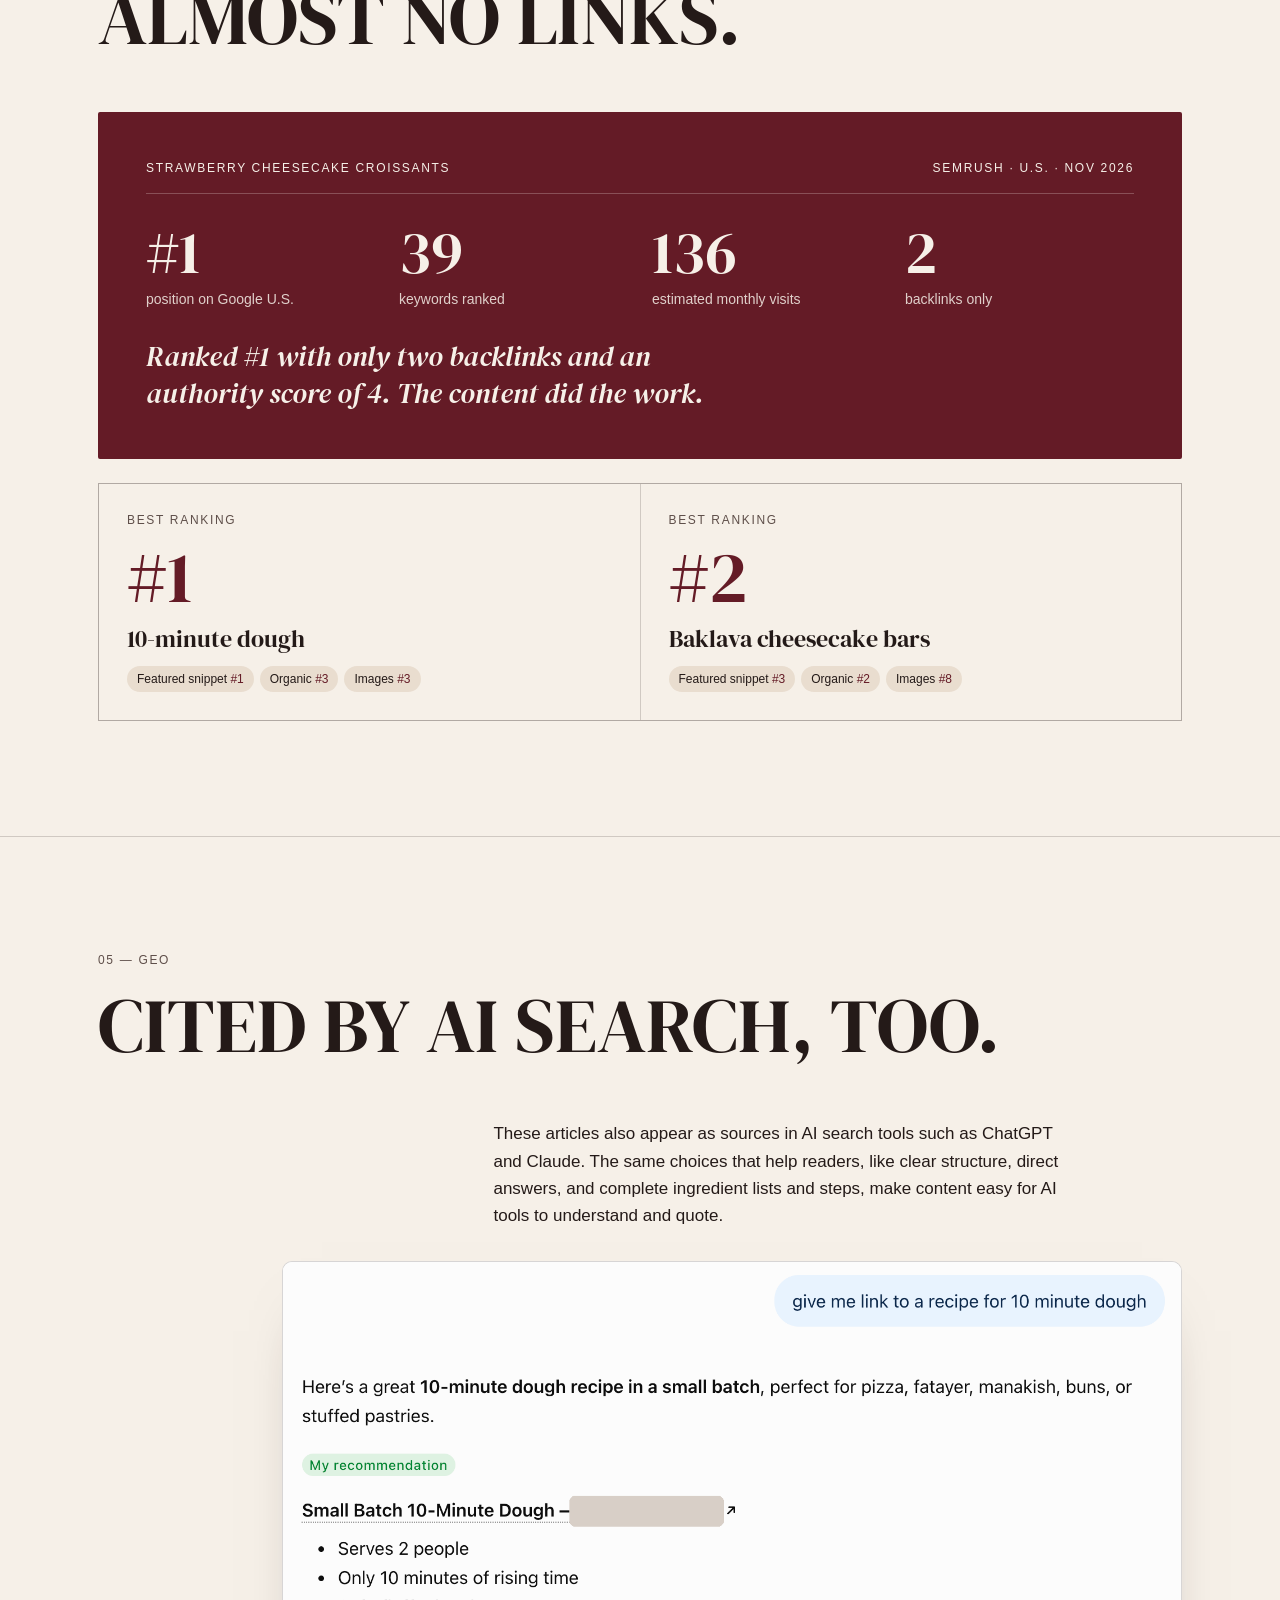
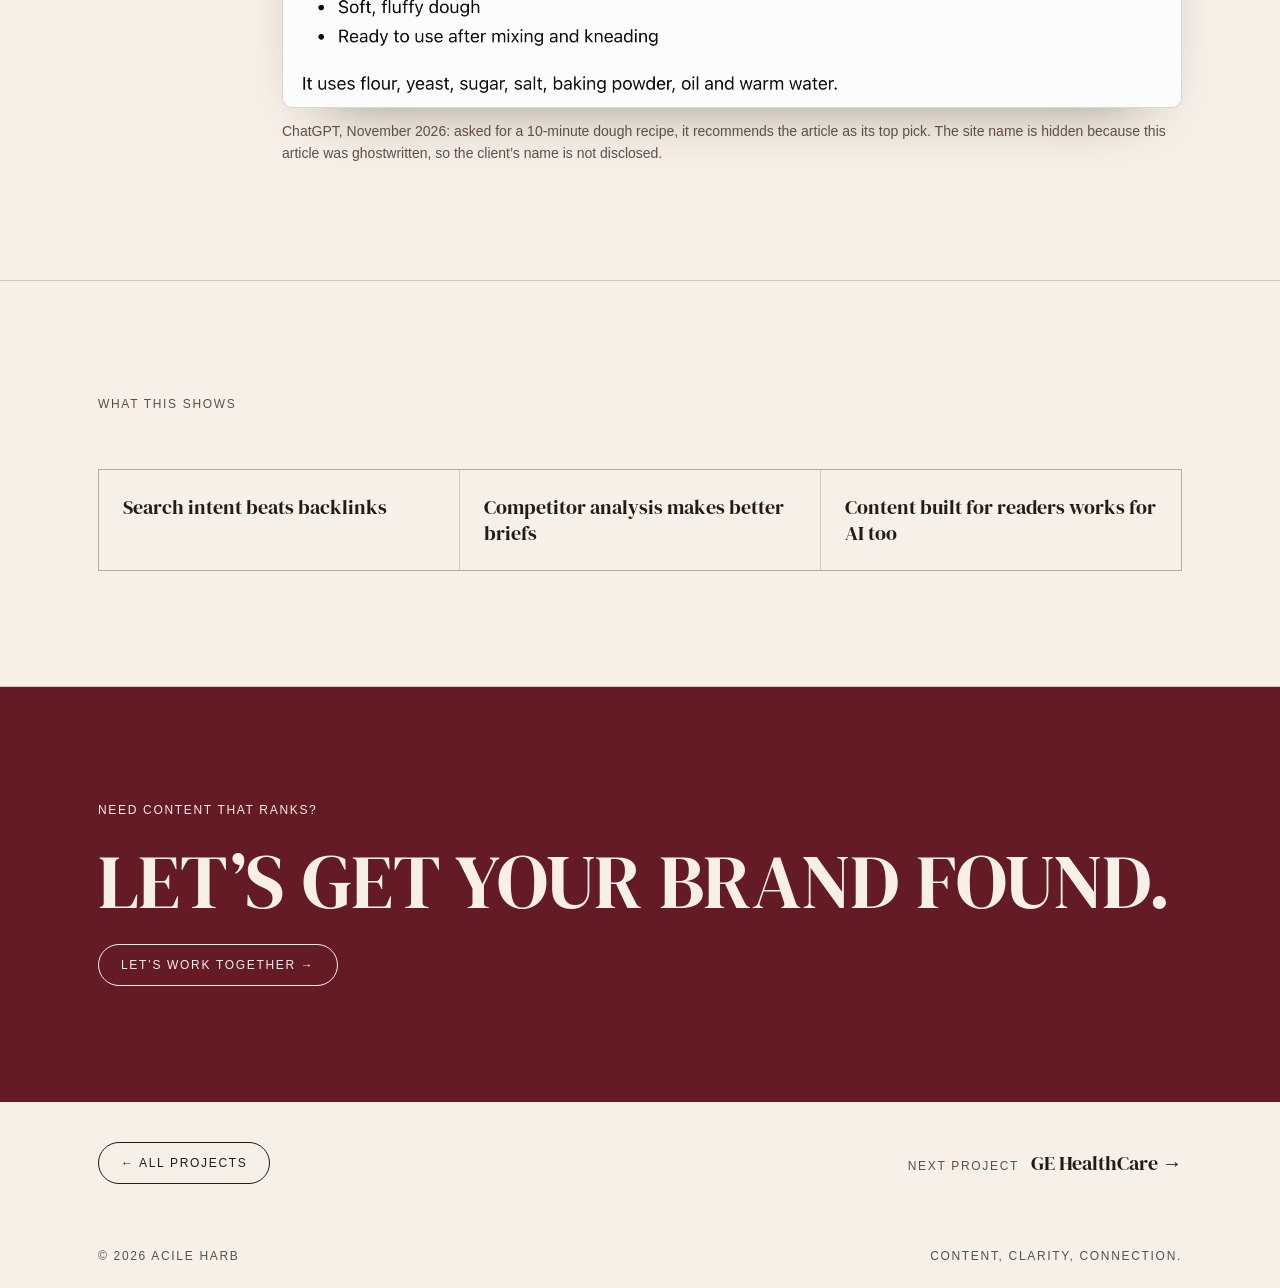
<file: projets/seo-editorial.html>
<!doctype html>
<html lang="en">
<head>
<meta charset="utf-8">
<meta name="viewport" content="width=device-width, initial-scale=1, viewport-fit=cover">
<title>Recipes that rank #1 — Editorial SEO · Acile Harb</title>
<meta name="description" content="How search-led writing took recipe articles to #1 on Google and into AI answers, with almost no backlinks.">
<link rel="alternate" hreflang="en" href="https://acileharb.github.io/portfolio/projets/seo-editorial.html">
<link rel="alternate" hreflang="fr" href="https://acileharb.github.io/portfolio/fr/projets/seo-editorial.html">
<meta property="og:image" content="https://acileharb.github.io/portfolio/assets/img/og-image.png">
<meta property="og:image:width" content="1200">
<meta property="og:image:height" content="627">
<meta name="twitter:card" content="summary_large_image">
<link rel="preconnect" href="https://fonts.googleapis.com">
<link rel="stylesheet" href="https://fonts.googleapis.com/css2?family=DM+Serif+Display:ital@0;1&display=swap">
<link rel="stylesheet" href="https://api.fontshare.com/v2/css?f[]=satoshi@400,500&display=swap">
<link rel="stylesheet" href="../assets/style.css?v=30">
</head>
<body>

<header class="site-header">
  <div class="wrap">
    <a href="../index.html" class="label">Acile Harb</a>
    <nav class="label" aria-label="Main">
      <a href="../index.html#selected-work">Work</a>
      <a href="../index.html#contact">Contact</a>
      <a class="nav-cta" href="../diagnostic.html?src=portfolio"><span class="nav-long">Restaurant </span>visibility test</a>
      <span class="lang"><span aria-current="true">EN</span><a href="../fr/projets/seo-editorial.html" hreflang="fr" lang="fr">FR</a></span>
    </nav>
  </div>
</header>

<section class="p-hero">
  <div class="wrap">
    <a class="back label muted" href="../index.html#selected-work">← All work</a>
    <span class="label muted">SEO &amp; GEO · Editorial SEO · 2022 – 2024</span>
    <h1 class="display" data-split>Recipes that rank #1</h1>
    <p class="intro reveal">Recipe content is one of the most crowded corners of Google: every dish has thousands of versions. Working with food creators in the US and the UK, I wrote, proofread, and optimized recipe articles that reached the top of Google search, featured snippets, and image results, and that now appear as sources in AI search tools.</p>
  </div>
</section>

<section class="block">
  <div class="wrap">
    <div class="block-head">
      <span class="label muted">01 — Project overview</span>
      <h2 class="display reveal">Search-led writing for food creators.</h2>
    </div>
    <div class="facts reveal"><div><span class="label muted">Clients</span><strong>Food creators, U.S. &amp; UK</strong></div><div><span class="label muted">Context</span><strong>Digiword Agency, ghostwriting</strong></div><div><span class="label muted">Role</span><strong>SEO writer &amp; editor</strong></div><div><span class="label muted">Scope</span><strong>Keyword research, writing, proofreading, on-page SEO</strong></div></div>
  </div>
</section>

<section class="block">
  <div class="wrap">
    <div class="block-head">
      <span class="label muted">02 — The challenge</span>
      <h2 class="display reveal">Young blogs, few backlinks, huge competition.</h2>
    </div>
    <div class="case-section"><div></div><div><p class="reveal">The blogs had low domain authority and very few links pointing to them. They could not outrank big recipe sites with link building, so the content itself had to be the better answer to what people were searching for.</p></div></div>
  </div>
</section>

<section class="block">
  <div class="wrap">
    <div class="block-head">
      <span class="label muted">03 — Method</span>
      <h2 class="display reveal">Read the top 3, then do better.</h2>
    </div>
    <ol class="steps"><li class="reveal"><div><h3>Keyword research</h3><p>Find the exact phrases people type, how often they search them, and what they expect to find.</p></div></li><li class="reveal"><div><h3>Competitor analysis</h3><p>Read the three pages already ranking: what they cover, how they are structured, and which keywords and ideas they use.</p></div></li><li class="reveal"><div><h3>Find the gap</h3><p>Spot the angles, questions, and details the top results miss, and build the brief around them.</p></div></li><li class="reveal"><div><h3>Write and optimize</h3><p>Write for the reader first, with a clear structure, direct answers, and on-page SEO, then proofread every detail.</p></div></li></ol>
  </div>
</section>

<section class="block">
  <div class="wrap">
    <div class="block-head">
      <span class="label muted">04 — Results</span>
      <h2 class="display reveal">Top of Google, with almost no links.</h2>
    </div>
    <div class="data-card reveal">
      <div class="head label"><span>Strawberry cheesecake croissants</span><span>Semrush · U.S. · Nov 2026</span></div>
      <div class="kpis">
        <div><b data-count="1" data-from="9" data-prefix="#">#1</b><span>position on Google U.S.</span></div>
        <div><b data-count="41">41</b><span>keywords ranked</span></div>
        <div><b data-count="143">143</b><span>estimated monthly visits</span></div>
        <div><b data-count="2">2</b><span>backlinks only</span></div>
      </div>
      <p class="insight">Ranked #1 with only two backlinks and an authority score of 4. The content did the work.</p>
    </div><div class="results" style="margin-top:24px">
      <div class="result reveal"><span class="label muted">Best ranking</span><span class="rank">#1</span><h3>10-minute dough</h3><div class="ranks"><span>Featured snippet <b>#1</b></span><span>Organic <b>#3</b></span><span>Images <b>#3</b></span></div></div>
      <div class="result reveal" style="--d:.1s"><span class="label muted">Best ranking</span><span class="rank">#2</span><h3>Baklava cheesecake bars</h3><div class="ranks"><span>Featured snippet <b>#3</b></span><span>Organic <b>#2</b></span><span>Images <b>#8</b></span></div></div>
    </div>
  </div>
</section>

<section class="block">
  <div class="wrap">
    <div class="block-head">
      <span class="label muted">05 — GEO</span>
      <h2 class="display reveal">Cited by AI search, too.</h2>
    </div>
    <div class="case-section"><div></div><div><p class="reveal">These articles also appear as sources in AI search tools such as ChatGPT and Claude. The same choices that help readers, like clear structure, direct answers, and complete ingredient lists and steps, make content easy for AI tools to understand and quote.</p></div></div><figure class="ai-proof reveal"><img src="../assets/img/chatgpt-10-minute-dough.png" alt="ChatGPT answer recommending the 10-minute dough article as its top pick, with the site name hidden" loading="lazy"><figcaption class="note">ChatGPT, November 2026: asked for a 10-minute dough recipe, it recommends the article as its top pick. The site name is hidden because this article was ghostwritten, so the client’s name is not disclosed.</figcaption></figure>
  </div>
</section>

<section class="block">
  <div class="wrap">
    <div class="block-head">
      <span class="label muted">What this shows</span>
    </div>
    <ul class="takeaways"><li class="reveal">Search intent beats backlinks</li><li class="reveal">Competitor analysis makes better briefs</li><li class="reveal">Content built for readers works for AI too</li></ul>
  </div>
</section>

<section class="contact">
  <div class="wrap">
    <span class="label">Need content that ranks?</span>
    <h2 class="display reveal">Let’s get your brand found.</h2>
    <a class="btn" href="mailto:acileharb9@gmail.com?subject=SEO%20%26%20GEO">Let’s work together →</a>
  </div>
</section>

<nav class="wrap case-nav" aria-label="Project navigation">
  <a class="btn btn-dark" href="../index.html#selected-work">← All projects</a>
  <a class="next-link" href="ge-healthcare.html"><span class="label muted">Next project</span> GE HealthCare →</a>
</nav>

<footer class="site-footer label muted">
  <div class="wrap"><span>© 2026 Acile Harb</span><span>Content, clarity, connection.</span></div>
</footer>

<script src="../assets/site.js?v=30" defer></script>
</body>
</html>
</file>
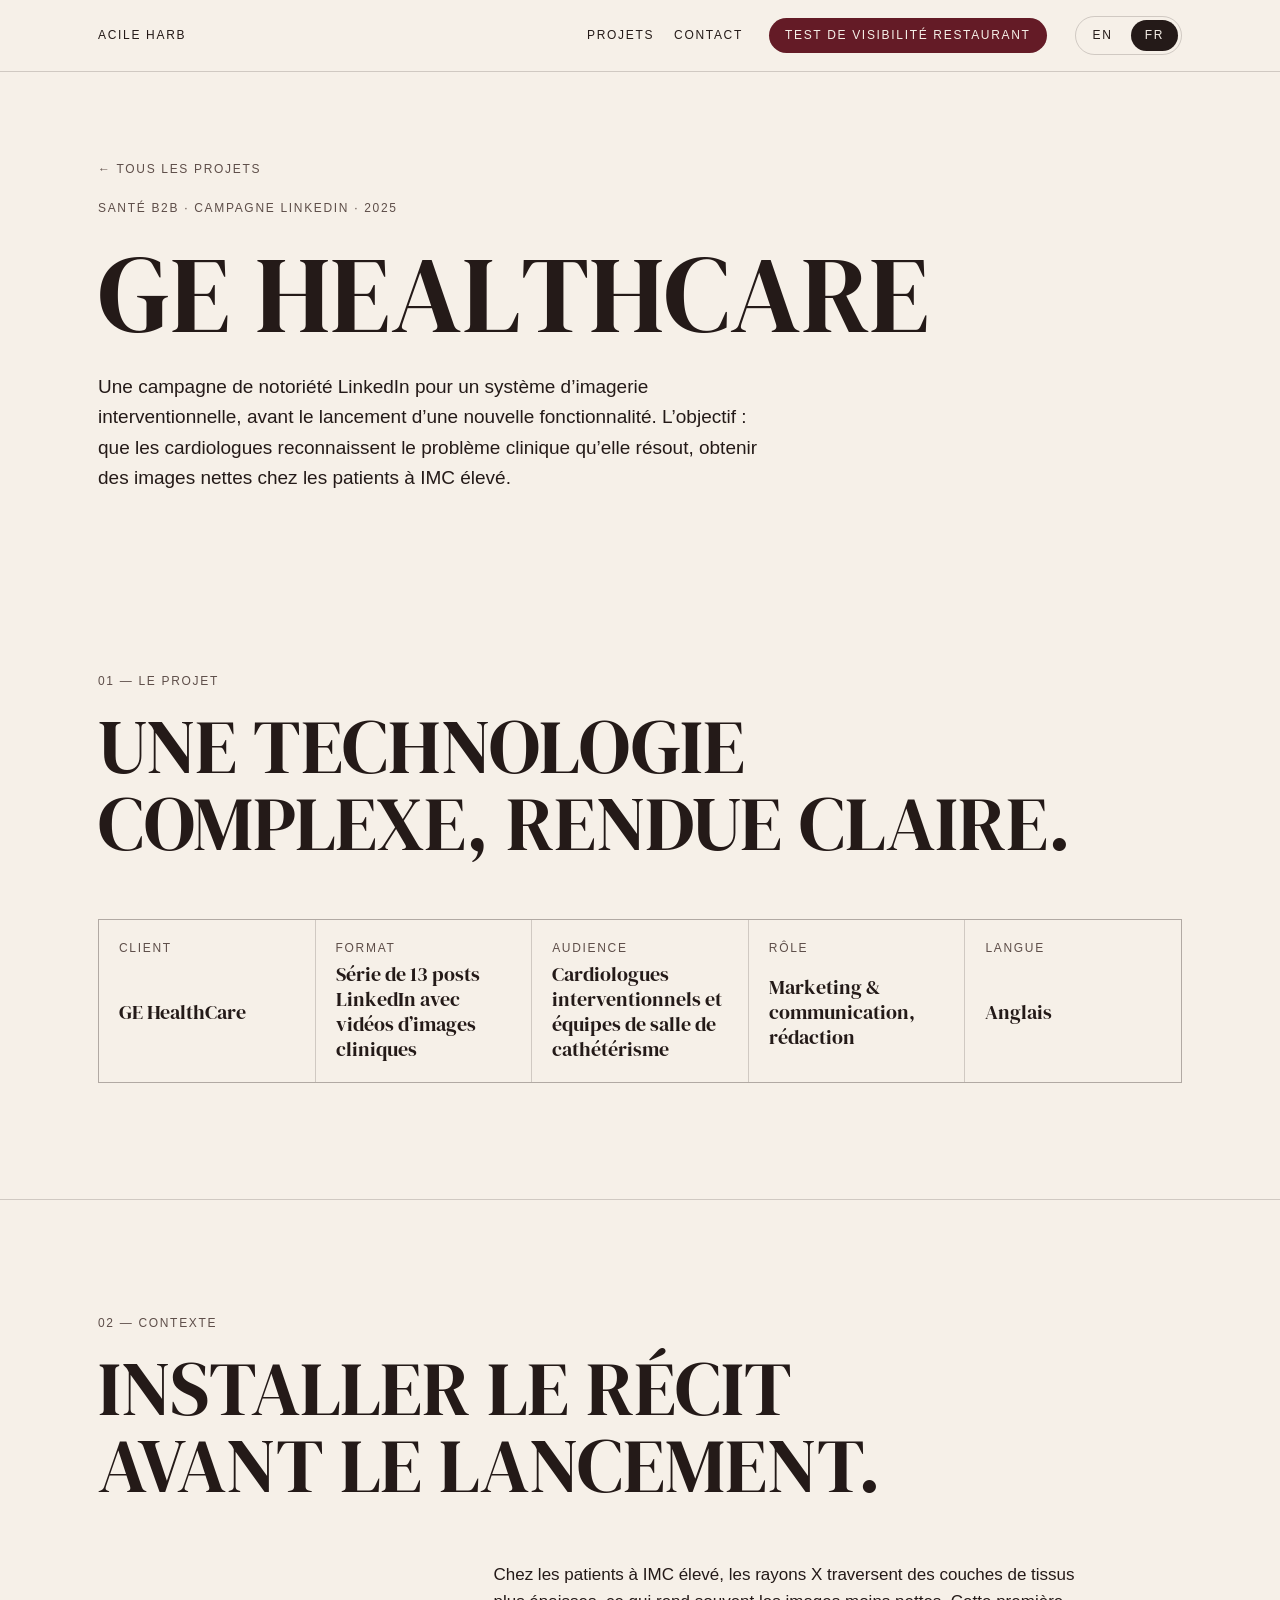
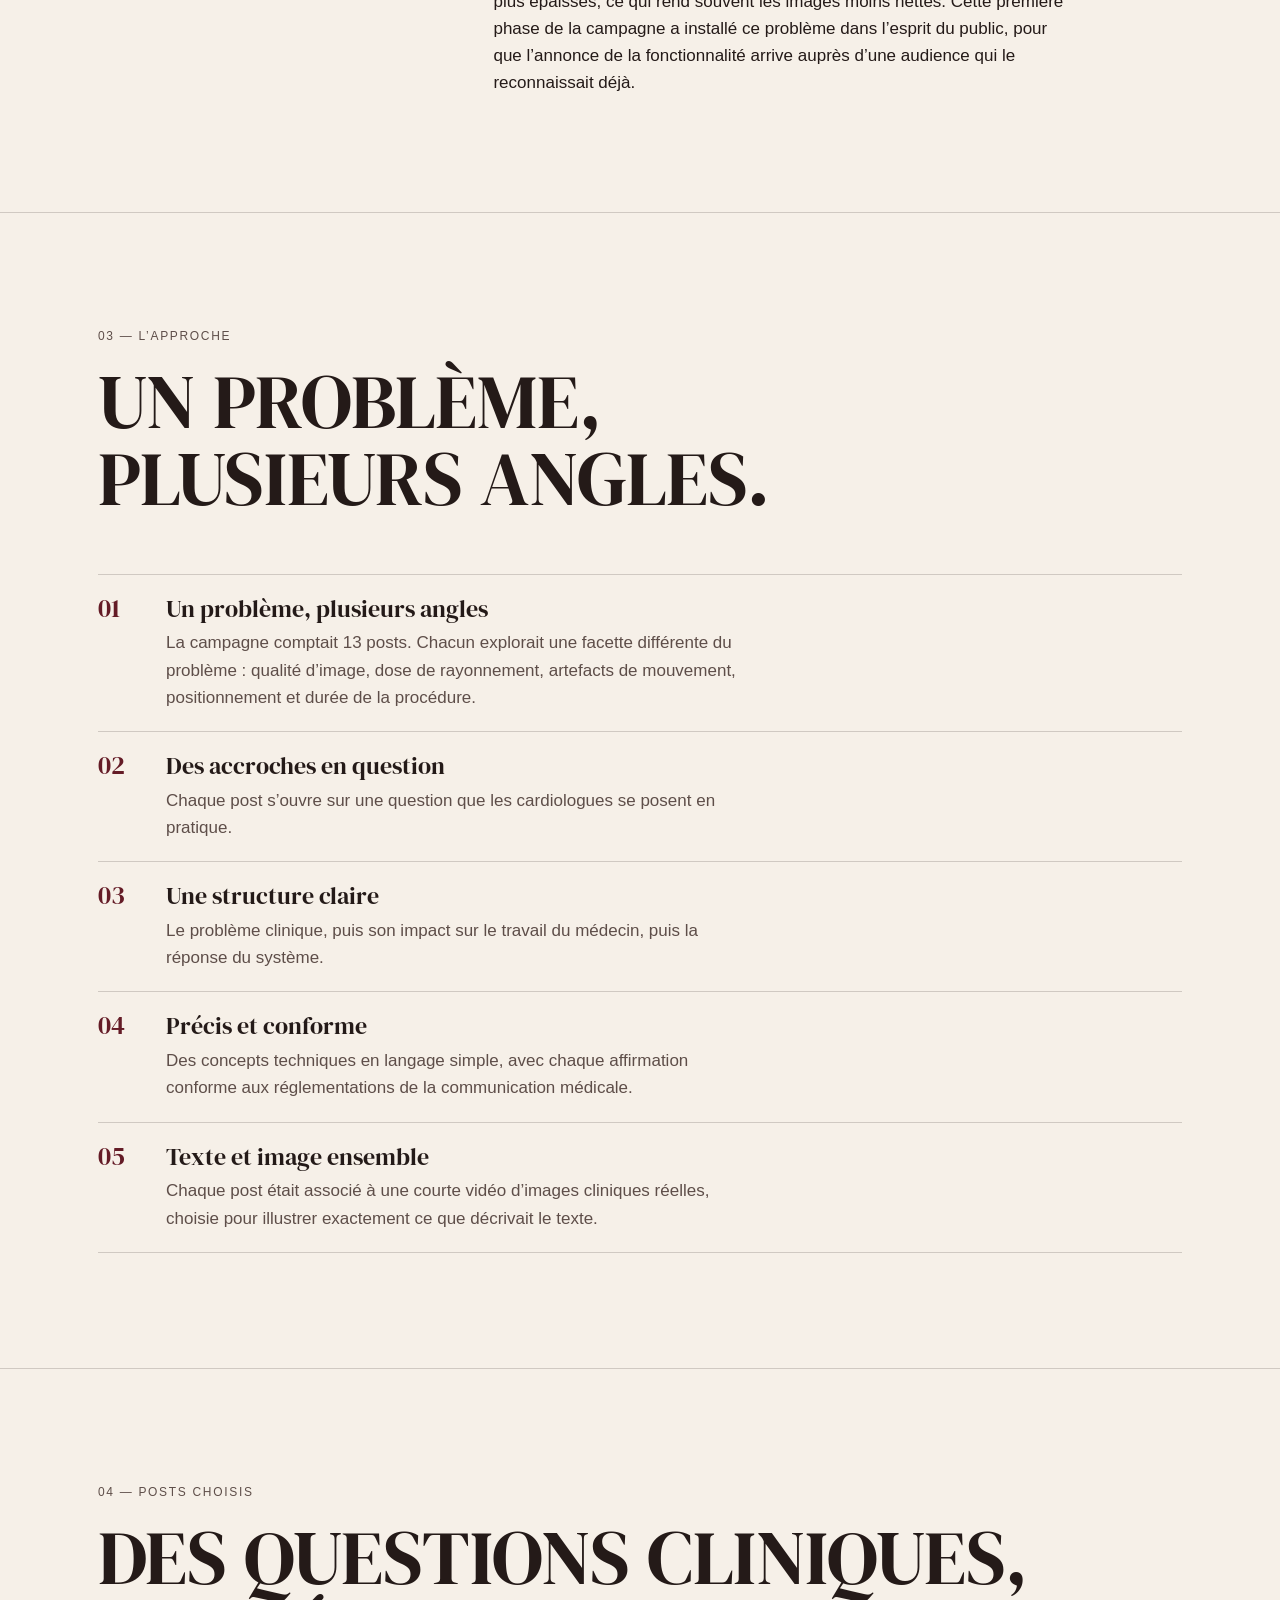
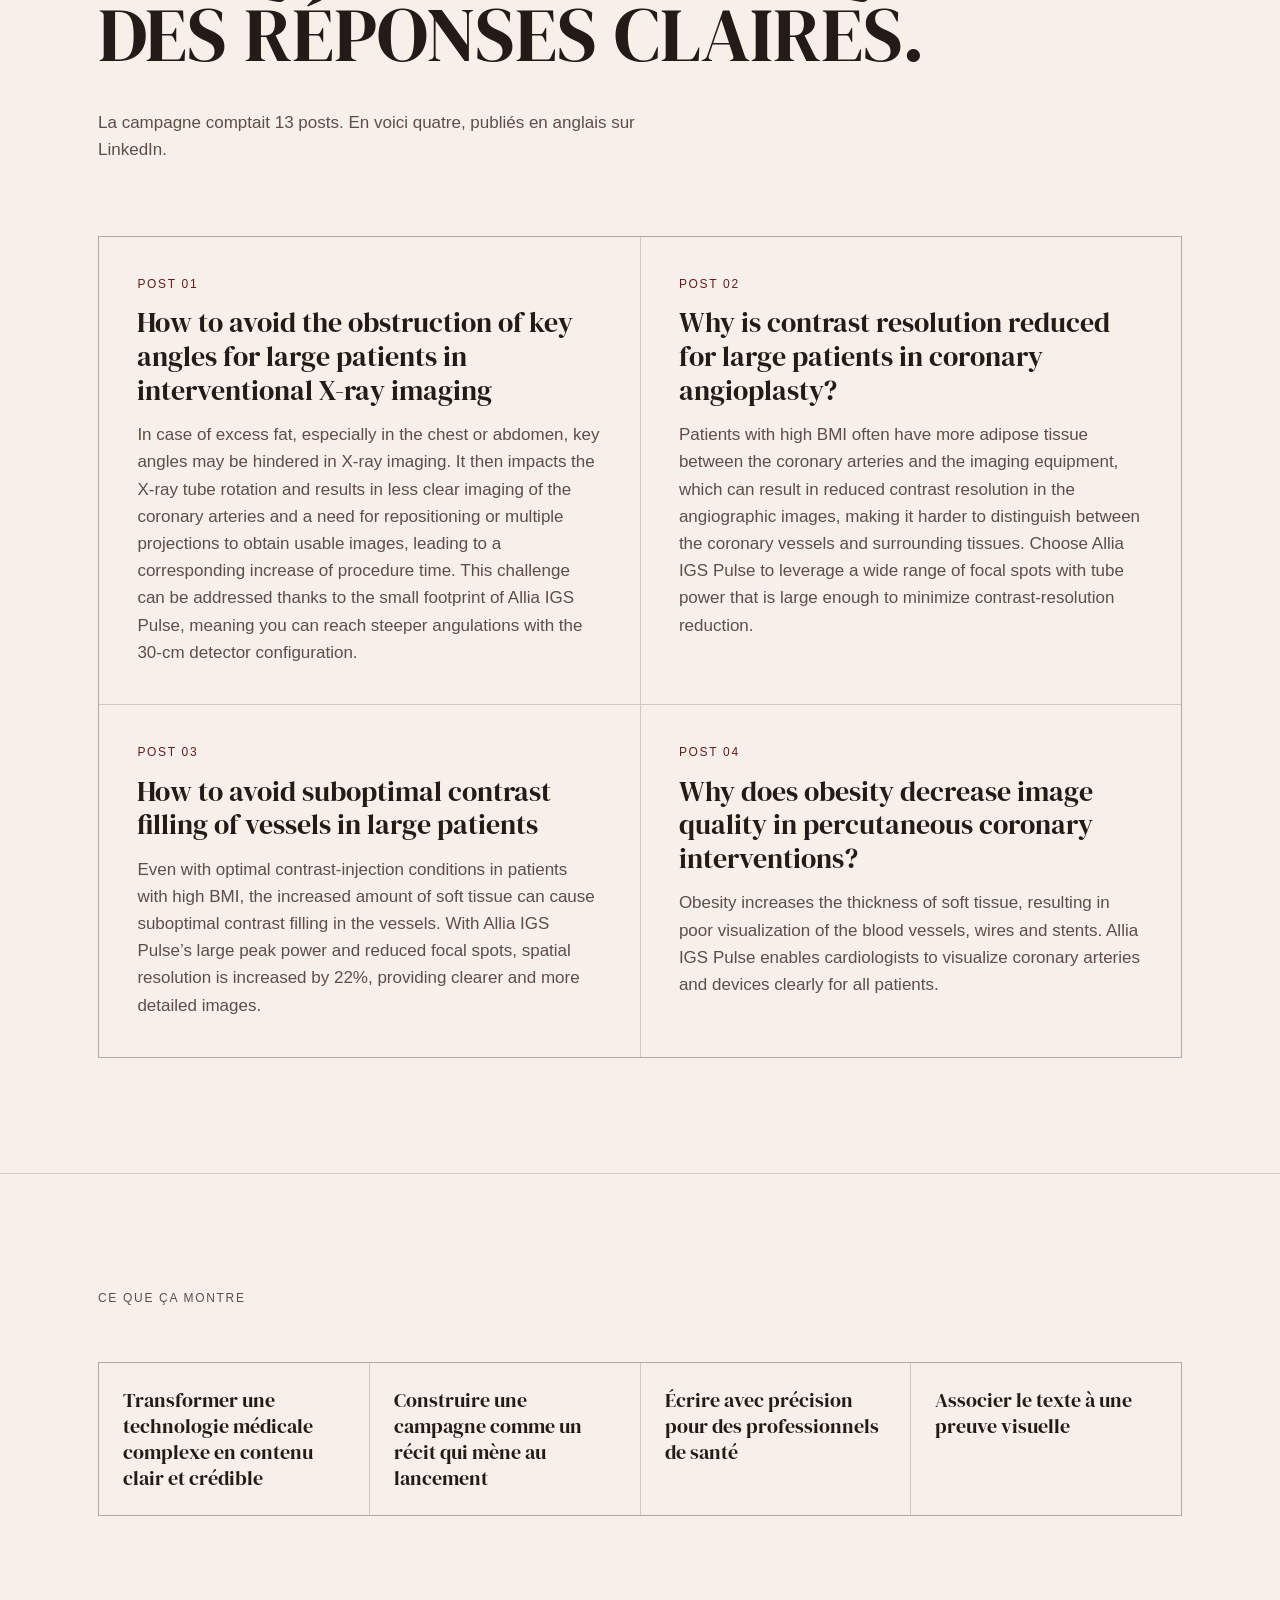
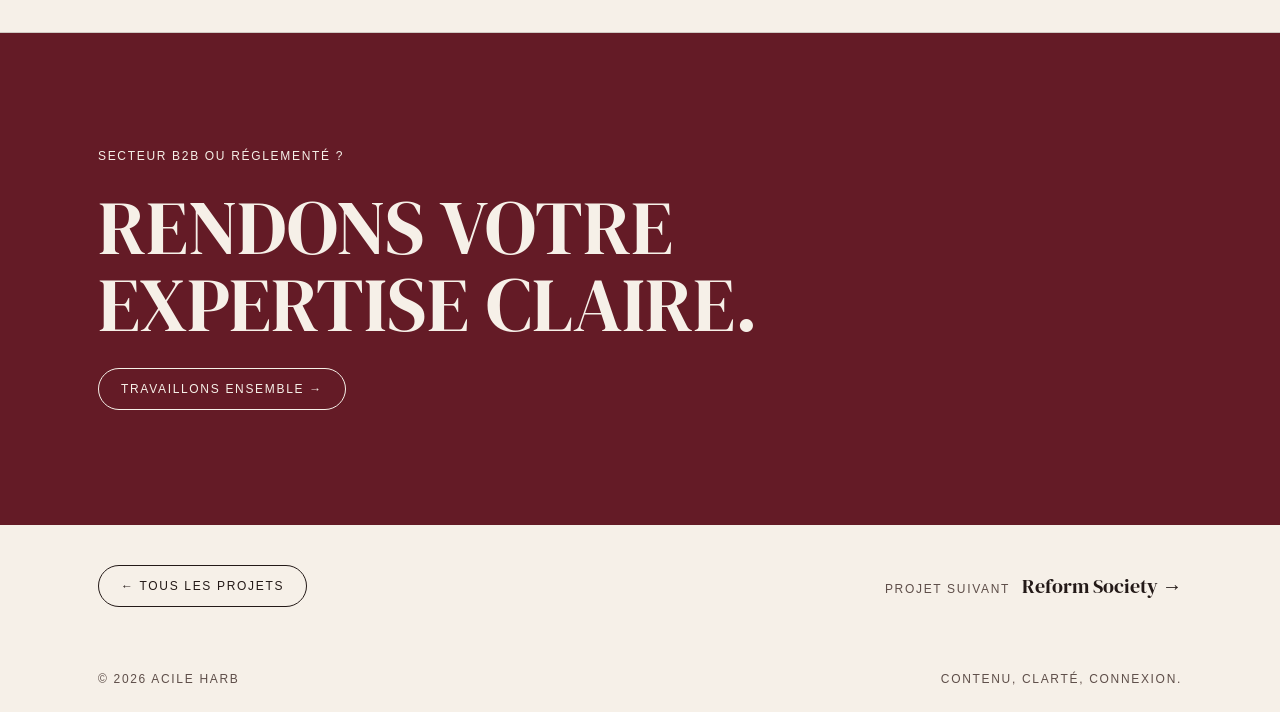
<file: fr/projets/ge-healthcare.html>
<!doctype html>
<html lang="fr">
<head>
<meta charset="utf-8">
<meta name="viewport" content="width=device-width, initial-scale=1, viewport-fit=cover">
<title>GE HealthCare — Campagne LinkedIn · Acile Harb</title>
<meta name="description" content="Une campagne LinkedIn qui a rendu un problème d’imagerie complexe clair pour les cardiologues interventionnels.">
<link rel="alternate" hreflang="en" href="https://acileharb.github.io/portfolio/projets/ge-healthcare.html">
<link rel="alternate" hreflang="fr" href="https://acileharb.github.io/portfolio/fr/projets/ge-healthcare.html">
<meta property="og:image" content="https://acileharb.github.io/portfolio/assets/img/og-image.png">
<meta property="og:image:width" content="1200">
<meta property="og:image:height" content="627">
<meta name="twitter:card" content="summary_large_image">
<link rel="preconnect" href="https://fonts.googleapis.com">
<link rel="stylesheet" href="https://fonts.googleapis.com/css2?family=DM+Serif+Display:ital@0;1&display=swap">
<link rel="stylesheet" href="https://api.fontshare.com/v2/css?f[]=satoshi@400,500&display=swap">
<link rel="stylesheet" href="../../assets/style.css?v=30">
</head>
<body>

<header class="site-header">
  <div class="wrap">
    <a href="../index.html" class="label">Acile Harb</a>
    <nav class="label" aria-label="Menu principal">
      <a href="../index.html#selected-work">Projets</a>
      <a href="../index.html#contact">Contact</a>
      <a class="nav-cta" href="../diagnostic.html?src=portfolio">Test de visibilité<span class="nav-long"> restaurant</span></a>
      <span class="lang"><a href="../../projets/ge-healthcare.html" hreflang="en" lang="en">EN</a><span aria-current="true">FR</span></span>
    </nav>
  </div>
</header>

<section class="p-hero">
  <div class="wrap">
    <a class="back label muted" href="../index.html#selected-work">← Tous les projets</a>
    <span class="label muted">Santé B2B · Campagne LinkedIn · 2025</span>
    <h1 class="display" data-split>GE HealthCare</h1>
    <p class="intro reveal">Une campagne de notoriété LinkedIn pour un système d’imagerie interventionnelle, avant le lancement d’une nouvelle fonctionnalité. L’objectif : que les cardiologues reconnaissent le problème clinique qu’elle résout, obtenir des images nettes chez les patients à IMC élevé.</p>
  </div>
</section>

<section class="block">
  <div class="wrap">
    <div class="block-head">
      <span class="label muted">01 — Le projet</span>
      <h2 class="display reveal">Une technologie complexe, rendue claire.</h2>
    </div>
    <div class="facts reveal"><div><span class="label muted">Client</span><strong>GE HealthCare</strong></div><div><span class="label muted">Format</span><strong>Série de 13 posts LinkedIn avec vidéos d’images cliniques</strong></div><div><span class="label muted">Audience</span><strong>Cardiologues interventionnels et équipes de salle de cathétérisme</strong></div><div><span class="label muted">Rôle</span><strong>Marketing &amp; communication, rédaction</strong></div><div><span class="label muted">Langue</span><strong>Anglais</strong></div></div>
  </div>
</section>

<section class="block">
  <div class="wrap">
    <div class="block-head">
      <span class="label muted">02 — Contexte</span>
      <h2 class="display reveal">Installer le récit avant le lancement.</h2>
    </div>
    <div class="case-section"><div></div><div><p class="reveal">Chez les patients à IMC élevé, les rayons X traversent des couches de tissus plus épaisses, ce qui rend souvent les images moins nettes. Cette première phase de la campagne a installé ce problème dans l’esprit du public, pour que l’annonce de la fonctionnalité arrive auprès d’une audience qui le reconnaissait déjà.</p></div></div>
  </div>
</section>

<section class="block">
  <div class="wrap">
    <div class="block-head">
      <span class="label muted">03 — L’approche</span>
      <h2 class="display reveal">Un problème, plusieurs angles.</h2>
    </div>
    <ol class="steps"><li class="reveal"><div><h3>Un problème, plusieurs angles</h3><p>La campagne comptait 13 posts. Chacun explorait une facette différente du problème : qualité d’image, dose de rayonnement, artefacts de mouvement, positionnement et durée de la procédure.</p></div></li><li class="reveal"><div><h3>Des accroches en question</h3><p>Chaque post s’ouvre sur une question que les cardiologues se posent en pratique.</p></div></li><li class="reveal"><div><h3>Une structure claire</h3><p>Le problème clinique, puis son impact sur le travail du médecin, puis la réponse du système.</p></div></li><li class="reveal"><div><h3>Précis et conforme</h3><p>Des concepts techniques en langage simple, avec chaque affirmation conforme aux réglementations de la communication médicale.</p></div></li><li class="reveal"><div><h3>Texte et image ensemble</h3><p>Chaque post était associé à une courte vidéo d’images cliniques réelles, choisie pour illustrer exactement ce que décrivait le texte.</p></div></li></ol>
  </div>
</section>

<section class="block">
  <div class="wrap">
    <div class="block-head">
      <span class="label muted">04 — Posts choisis</span>
      <h2 class="display reveal">Des questions cliniques, des réponses claires.</h2>
      <p class="muted reveal">La campagne comptait 13 posts. En voici quatre, publiés en anglais sur LinkedIn.</p>
    </div>
    <div class="post-cards"><article class="post-card reveal" style="--d:.00s"><span class="label">Post 01</span><h3>How to avoid the obstruction of key angles for large patients in interventional X-ray imaging</h3><p>In case of excess fat, especially in the chest or abdomen, key angles may be hindered in X-ray imaging. It then impacts the X-ray tube rotation and results in less clear imaging of the coronary arteries and a need for repositioning or multiple projections to obtain usable images, leading to a corresponding increase of procedure time. This challenge can be addressed thanks to the small footprint of Allia IGS Pulse, meaning you can reach steeper angulations with the 30-cm detector configuration.</p></article><article class="post-card reveal" style="--d:.08s"><span class="label">Post 02</span><h3>Why is contrast resolution reduced for large patients in coronary angioplasty?</h3><p>Patients with high BMI often have more adipose tissue between the coronary arteries and the imaging equipment, which can result in reduced contrast resolution in the angiographic images, making it harder to distinguish between the coronary vessels and surrounding tissues. Choose Allia IGS Pulse to leverage a wide range of focal spots with tube power that is large enough to minimize contrast-resolution reduction.</p></article><article class="post-card reveal" style="--d:.16s"><span class="label">Post 03</span><h3>How to avoid suboptimal contrast filling of vessels in large patients</h3><p>Even with optimal contrast-injection conditions in patients with high BMI, the increased amount of soft tissue can cause suboptimal contrast filling in the vessels. With Allia IGS Pulse’s large peak power and reduced focal spots, spatial resolution is increased by 22%, providing clearer and more detailed images.</p></article><article class="post-card reveal" style="--d:.24s"><span class="label">Post 04</span><h3>Why does obesity decrease image quality in percutaneous coronary interventions?</h3><p>Obesity increases the thickness of soft tissue, resulting in poor visualization of the blood vessels, wires and stents. Allia IGS Pulse enables cardiologists to visualize coronary arteries and devices clearly for all patients.</p></article></div>
  </div>
</section>

<section class="block">
  <div class="wrap">
    <div class="block-head">
      <span class="label muted">Ce que ça montre</span>
    </div>
    <ul class="takeaways"><li class="reveal">Transformer une technologie médicale complexe en contenu clair et crédible</li><li class="reveal">Construire une campagne comme un récit qui mène au lancement</li><li class="reveal">Écrire avec précision pour des professionnels de santé</li><li class="reveal">Associer le texte à une preuve visuelle</li></ul>
  </div>
</section>

<section class="contact">
  <div class="wrap">
    <span class="label">Secteur B2B ou réglementé ?</span>
    <h2 class="display reveal">Rendons votre expertise claire.</h2>
    <a class="btn" href="mailto:acileharb9@gmail.com?subject=Contenu%20B2B">Travaillons ensemble →</a>
  </div>
</section>

<nav class="wrap case-nav" aria-label="Navigation projets">
  <a class="btn btn-dark" href="../index.html#selected-work">← Tous les projets</a>
  <a class="next-link" href="reform-society.html"><span class="label muted">Projet suivant</span> Reform Society →</a>
</nav>

<footer class="site-footer label muted">
  <div class="wrap"><span>© 2026 Acile Harb</span><span>Contenu, clarté, connexion.</span></div>
</footer>

<script src="../../assets/site.js?v=30" defer></script>
</body>
</html>
</file>
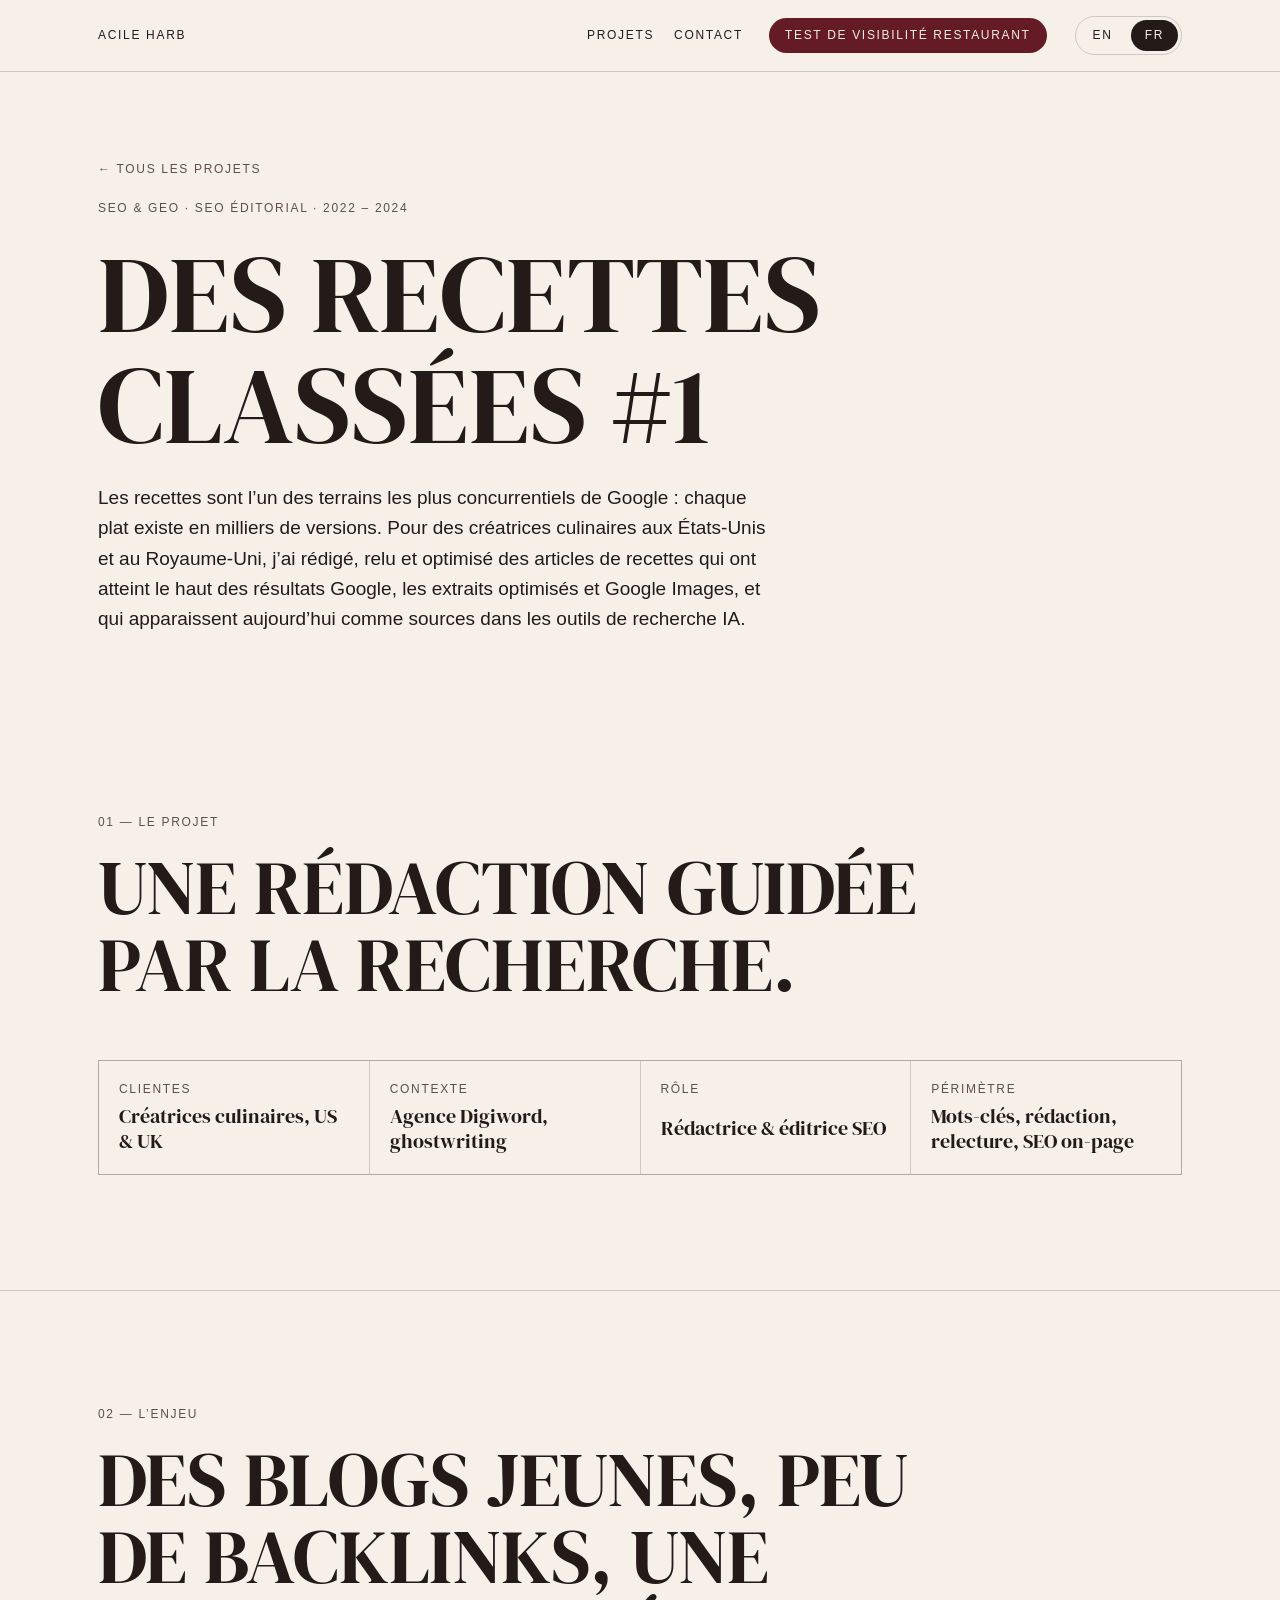
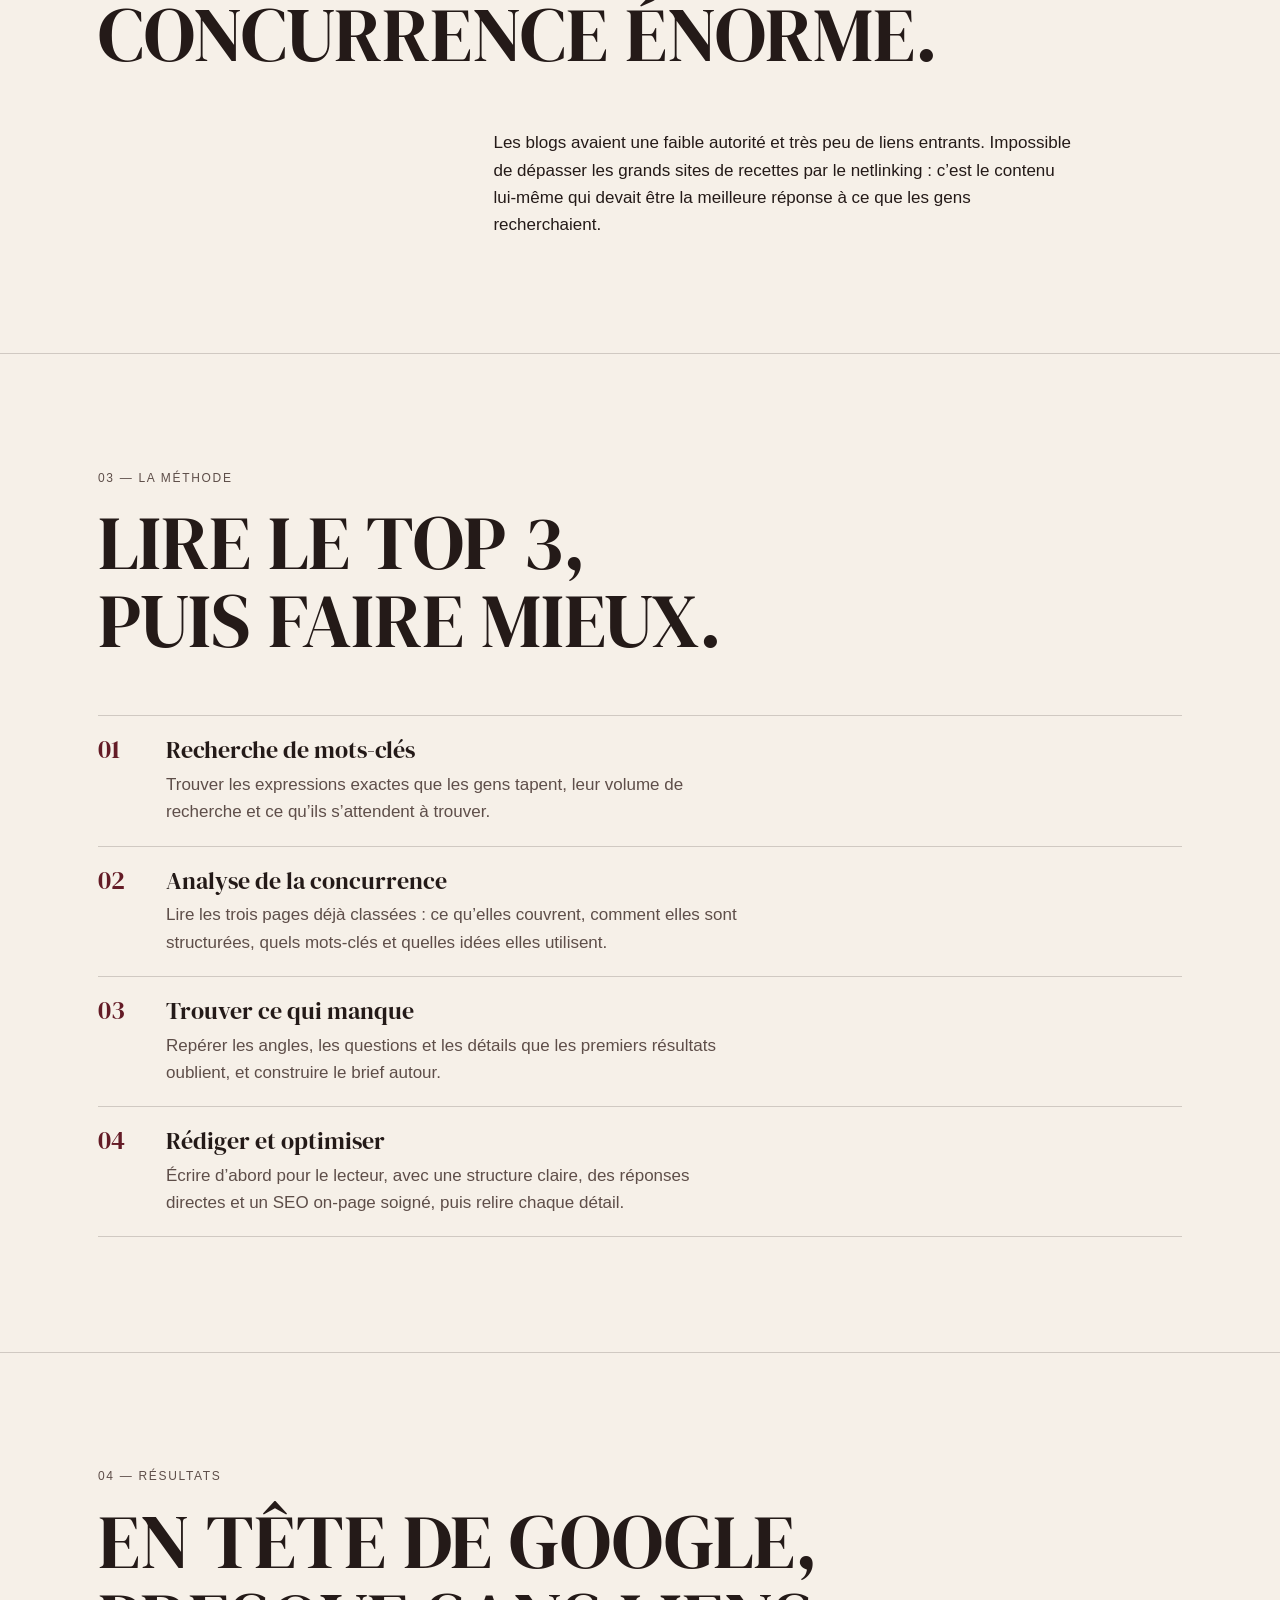
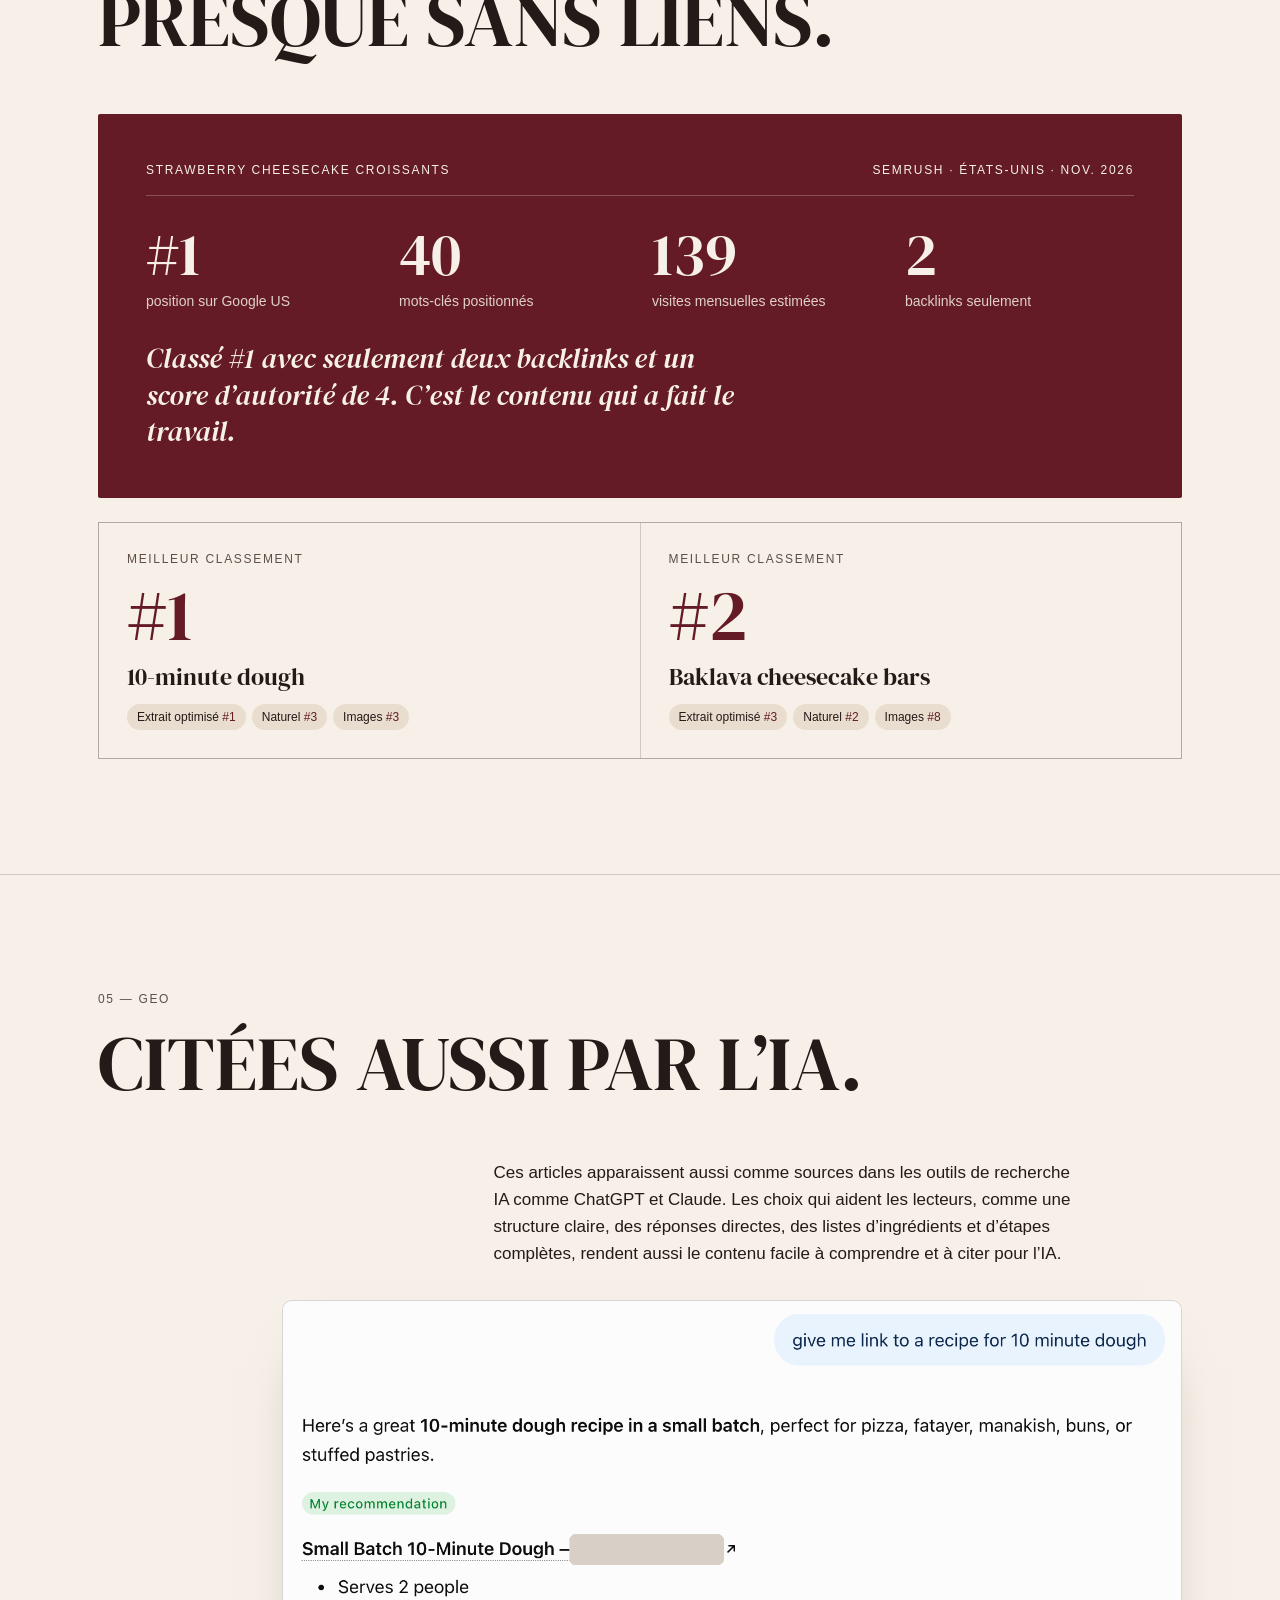
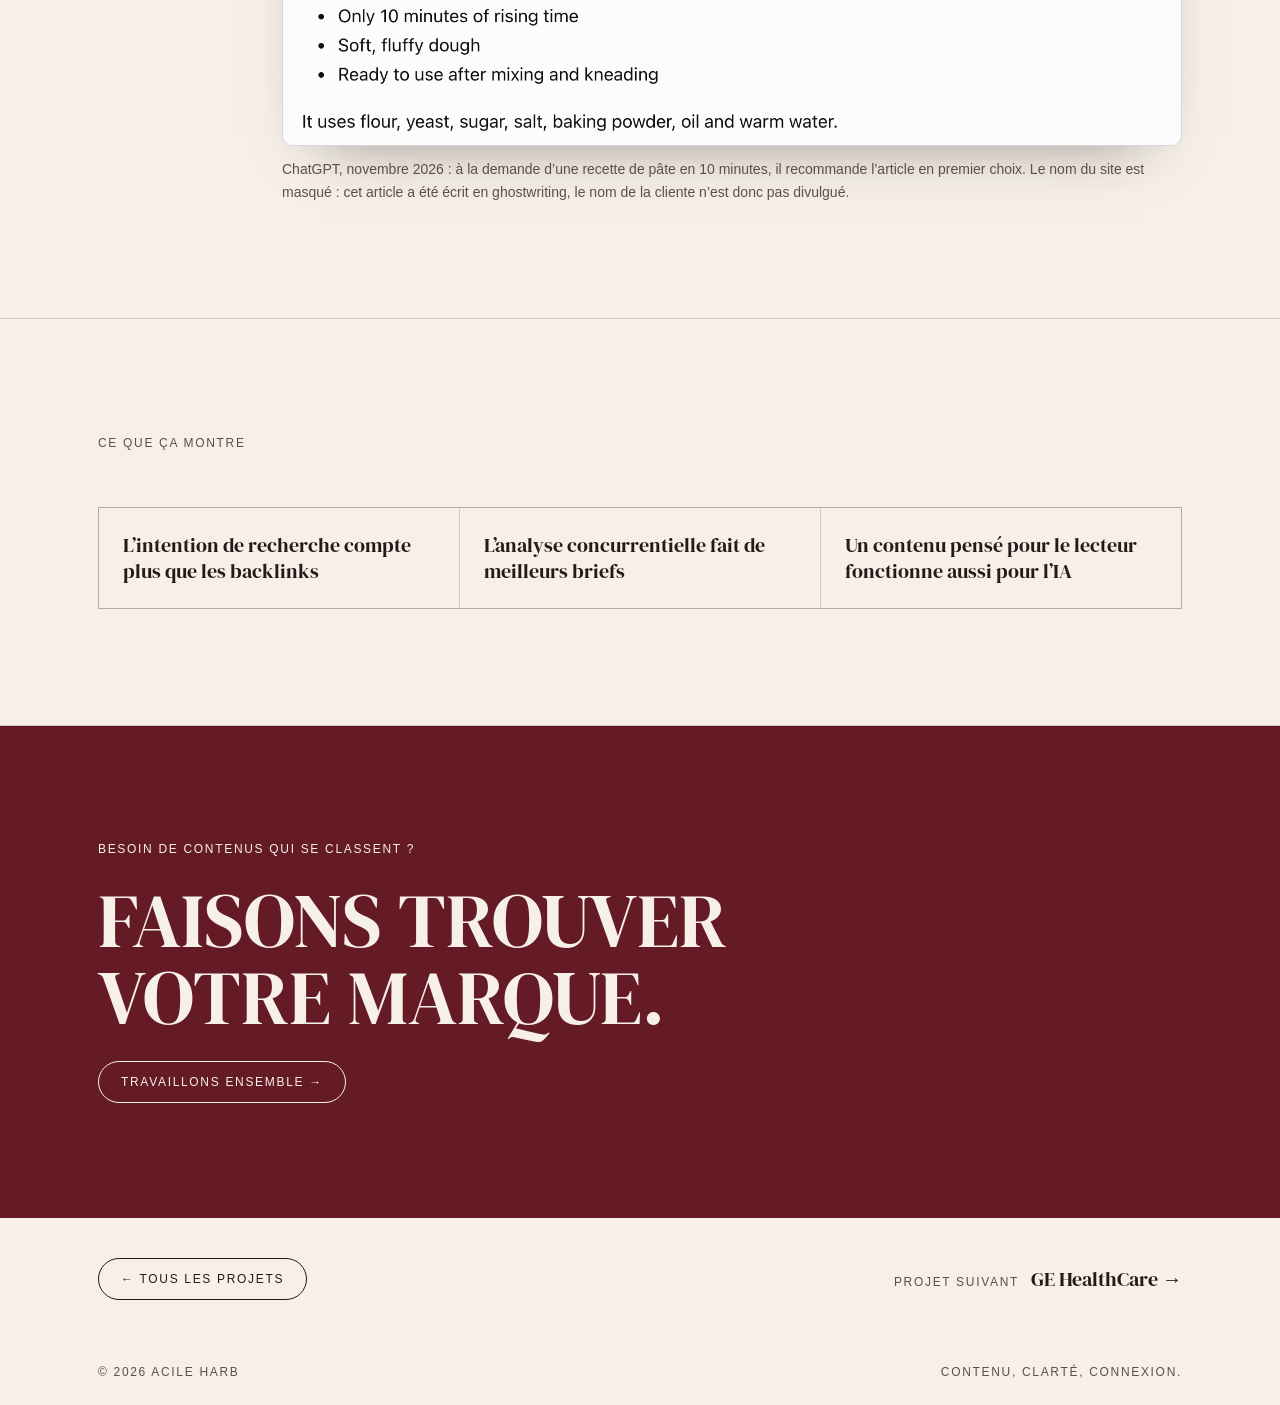
<file: fr/projets/seo-editorial.html>
<!doctype html>
<html lang="fr">
<head>
<meta charset="utf-8">
<meta name="viewport" content="width=device-width, initial-scale=1, viewport-fit=cover">
<title>Des recettes classées #1 — SEO éditorial · Acile Harb</title>
<meta name="description" content="Comment une rédaction guidée par la recherche a classé des recettes #1 sur Google et dans les réponses de l’IA, presque sans backlinks.">
<link rel="alternate" hreflang="en" href="https://acileharb.github.io/portfolio/projets/seo-editorial.html">
<link rel="alternate" hreflang="fr" href="https://acileharb.github.io/portfolio/fr/projets/seo-editorial.html">
<meta property="og:image" content="https://acileharb.github.io/portfolio/assets/img/og-image.png">
<meta property="og:image:width" content="1200">
<meta property="og:image:height" content="627">
<meta name="twitter:card" content="summary_large_image">
<link rel="preconnect" href="https://fonts.googleapis.com">
<link rel="stylesheet" href="https://fonts.googleapis.com/css2?family=DM+Serif+Display:ital@0;1&display=swap">
<link rel="stylesheet" href="https://api.fontshare.com/v2/css?f[]=satoshi@400,500&display=swap">
<link rel="stylesheet" href="../../assets/style.css?v=30">
</head>
<body>

<header class="site-header">
  <div class="wrap">
    <a href="../index.html" class="label">Acile Harb</a>
    <nav class="label" aria-label="Menu principal">
      <a href="../index.html#selected-work">Projets</a>
      <a href="../index.html#contact">Contact</a>
      <a class="nav-cta" href="../diagnostic.html?src=portfolio">Test de visibilité<span class="nav-long"> restaurant</span></a>
      <span class="lang"><a href="../../projets/seo-editorial.html" hreflang="en" lang="en">EN</a><span aria-current="true">FR</span></span>
    </nav>
  </div>
</header>

<section class="p-hero">
  <div class="wrap">
    <a class="back label muted" href="../index.html#selected-work">← Tous les projets</a>
    <span class="label muted">SEO &amp; GEO · SEO éditorial · 2022 – 2024</span>
    <h1 class="display" data-split>Des recettes classées #1</h1>
    <p class="intro reveal">Les recettes sont l’un des terrains les plus concurrentiels de Google : chaque plat existe en milliers de versions. Pour des créatrices culinaires aux États-Unis et au Royaume-Uni, j’ai rédigé, relu et optimisé des articles de recettes qui ont atteint le haut des résultats Google, les extraits optimisés et Google Images, et qui apparaissent aujourd’hui comme sources dans les outils de recherche IA.</p>
  </div>
</section>

<section class="block">
  <div class="wrap">
    <div class="block-head">
      <span class="label muted">01 — Le projet</span>
      <h2 class="display reveal">Une rédaction guidée par la recherche.</h2>
    </div>
    <div class="facts reveal"><div><span class="label muted">Clientes</span><strong>Créatrices culinaires, US &amp; UK</strong></div><div><span class="label muted">Contexte</span><strong>Agence Digiword, ghostwriting</strong></div><div><span class="label muted">Rôle</span><strong>Rédactrice &amp; éditrice SEO</strong></div><div><span class="label muted">Périmètre</span><strong>Mots-clés, rédaction, relecture, SEO on-page</strong></div></div>
  </div>
</section>

<section class="block">
  <div class="wrap">
    <div class="block-head">
      <span class="label muted">02 — L’enjeu</span>
      <h2 class="display reveal">Des blogs jeunes, peu de backlinks, une concurrence énorme.</h2>
    </div>
    <div class="case-section"><div></div><div><p class="reveal">Les blogs avaient une faible autorité et très peu de liens entrants. Impossible de dépasser les grands sites de recettes par le netlinking : c’est le contenu lui-même qui devait être la meilleure réponse à ce que les gens recherchaient.</p></div></div>
  </div>
</section>

<section class="block">
  <div class="wrap">
    <div class="block-head">
      <span class="label muted">03 — La méthode</span>
      <h2 class="display reveal">Lire le top 3, puis faire mieux.</h2>
    </div>
    <ol class="steps"><li class="reveal"><div><h3>Recherche de mots-clés</h3><p>Trouver les expressions exactes que les gens tapent, leur volume de recherche et ce qu’ils s’attendent à trouver.</p></div></li><li class="reveal"><div><h3>Analyse de la concurrence</h3><p>Lire les trois pages déjà classées : ce qu’elles couvrent, comment elles sont structurées, quels mots-clés et quelles idées elles utilisent.</p></div></li><li class="reveal"><div><h3>Trouver ce qui manque</h3><p>Repérer les angles, les questions et les détails que les premiers résultats oublient, et construire le brief autour.</p></div></li><li class="reveal"><div><h3>Rédiger et optimiser</h3><p>Écrire d’abord pour le lecteur, avec une structure claire, des réponses directes et un SEO on-page soigné, puis relire chaque détail.</p></div></li></ol>
  </div>
</section>

<section class="block">
  <div class="wrap">
    <div class="block-head">
      <span class="label muted">04 — Résultats</span>
      <h2 class="display reveal">En tête de Google, presque sans liens.</h2>
    </div>
    <div class="data-card reveal">
      <div class="head label"><span>Strawberry cheesecake croissants</span><span>Semrush · États-Unis · nov. 2026</span></div>
      <div class="kpis">
        <div><b data-count="1" data-from="9" data-prefix="#">#1</b><span>position sur Google US</span></div>
        <div><b data-count="41">41</b><span>mots-clés positionnés</span></div>
        <div><b data-count="143">143</b><span>visites mensuelles estimées</span></div>
        <div><b data-count="2">2</b><span>backlinks seulement</span></div>
      </div>
      <p class="insight">Classé #1 avec seulement deux backlinks et un score d’autorité de 4. C’est le contenu qui a fait le travail.</p>
    </div><div class="results" style="margin-top:24px">
      <div class="result reveal"><span class="label muted">Meilleur classement</span><span class="rank">#1</span><h3>10-minute dough</h3><div class="ranks"><span>Extrait optimisé <b>#1</b></span><span>Naturel <b>#3</b></span><span>Images <b>#3</b></span></div></div>
      <div class="result reveal" style="--d:.1s"><span class="label muted">Meilleur classement</span><span class="rank">#2</span><h3>Baklava cheesecake bars</h3><div class="ranks"><span>Extrait optimisé <b>#3</b></span><span>Naturel <b>#2</b></span><span>Images <b>#8</b></span></div></div>
    </div>
  </div>
</section>

<section class="block">
  <div class="wrap">
    <div class="block-head">
      <span class="label muted">05 — GEO</span>
      <h2 class="display reveal">Citées aussi par l’IA.</h2>
    </div>
    <div class="case-section"><div></div><div><p class="reveal">Ces articles apparaissent aussi comme sources dans les outils de recherche IA comme ChatGPT et Claude. Les choix qui aident les lecteurs, comme une structure claire, des réponses directes, des listes d’ingrédients et d’étapes complètes, rendent aussi le contenu facile à comprendre et à citer pour l’IA.</p></div></div><figure class="ai-proof reveal"><img src="../../assets/img/chatgpt-10-minute-dough.png" alt="Réponse de ChatGPT qui recommande l’article sur la pâte en 10 minutes, nom du site masqué" loading="lazy"><figcaption class="note">ChatGPT, novembre 2026 : à la demande d’une recette de pâte en 10 minutes, il recommande l’article en premier choix. Le nom du site est masqué : cet article a été écrit en ghostwriting, le nom de la cliente n’est donc pas divulgué.</figcaption></figure>
  </div>
</section>

<section class="block">
  <div class="wrap">
    <div class="block-head">
      <span class="label muted">Ce que ça montre</span>
    </div>
    <ul class="takeaways"><li class="reveal">L’intention de recherche compte plus que les backlinks</li><li class="reveal">L’analyse concurrentielle fait de meilleurs briefs</li><li class="reveal">Un contenu pensé pour le lecteur fonctionne aussi pour l’IA</li></ul>
  </div>
</section>

<section class="contact">
  <div class="wrap">
    <span class="label">Besoin de contenus qui se classent ?</span>
    <h2 class="display reveal">Faisons trouver votre marque.</h2>
    <a class="btn" href="mailto:acileharb9@gmail.com?subject=SEO%20%26%20GEO">Travaillons ensemble →</a>
  </div>
</section>

<nav class="wrap case-nav" aria-label="Navigation projets">
  <a class="btn btn-dark" href="../index.html#selected-work">← Tous les projets</a>
  <a class="next-link" href="ge-healthcare.html"><span class="label muted">Projet suivant</span> GE HealthCare →</a>
</nav>

<footer class="site-footer label muted">
  <div class="wrap"><span>© 2026 Acile Harb</span><span>Contenu, clarté, connexion.</span></div>
</footer>

<script src="../../assets/site.js?v=30" defer></script>
</body>
</html>
</file>
<file: assets/style.css>
/* Acile Harb — portfolio
   Layout: editorial single column, burgundy hero band, paper ground, numbered sections. */
:root {
  --paper: #F6F0E8;
  --sand: #E9DDCF;
  --ink: #241A18;
  --ink-soft: #5E4E49;
  --wine: #641B26;
  --wine-ink: #F6F0E8;
  --line: rgba(36, 26, 24, .18);
  --display: "DM Serif Display", Georgia, "Times New Roman", serif;
  --body: "Satoshi", "Helvetica Neue", Arial, sans-serif;
  --max: 1180px;
  --gutter: clamp(16px, 4vw, 48px);
}
@media (prefers-color-scheme: dark) {
  :root:not([data-theme="light"]) {
    --paper: #1C1413; --sand: #2A1F1D; --ink: #F1E8DE; --ink-soft: #BFAFA6;
    --wine: #7A2532; --wine-ink: #F6F0E8; --line: rgba(241, 232, 222, .18);
    color-scheme: dark;
  }
}
:root[data-theme="dark"] {
  --paper: #1C1413; --sand: #2A1F1D; --ink: #F1E8DE; --ink-soft: #BFAFA6;
  --wine: #7A2532; --wine-ink: #F6F0E8; --line: rgba(241, 232, 222, .18);
  color-scheme: dark;
}

* { box-sizing: border-box; }
[hidden] { display: none !important; }
html { scroll-behavior: smooth; }
body {
  margin: 0; background: var(--paper); color: var(--ink);
  font: 400 17px/1.6 var(--body);
  -webkit-font-smoothing: antialiased;
}
img, video { max-width: 100%; display: block; }
a { color: inherit; }
a:focus-visible, button:focus-visible { outline: 2px solid var(--wine); outline-offset: 3px; }

.wrap { max-width: var(--max); margin: 0 auto; padding-inline: var(--gutter); }

/* Labels & type scale */
.label {
  font: 500 12px/1.4 var(--body); letter-spacing: .14em; text-transform: uppercase;
}
.display {
  font-family: var(--display); font-weight: 400; line-height: 1.02;
  letter-spacing: 0; text-wrap: balance; margin: 0;
}
h2.display { font-size: clamp(38px, 6vw, 76px); text-transform: uppercase; }
h3 { font: 400 24px/1.2 var(--display); margin: 0; }
.lede {
  font: 400 clamp(22px, 2.6vw, 32px)/1.3 var(--display);
  max-width: 30ch; margin: 0; text-wrap: balance;
}
p { max-width: 62ch; }
.muted { color: var(--ink-soft); }

/* Header */
.site-header {
  position: sticky; top: env(safe-area-inset-top, 0px); z-index: 10;
  background: var(--paper); border-bottom: 1px solid var(--line);
}
.site-header .wrap { display: flex; justify-content: space-between; align-items: center; gap: 16px; padding-block: 16px; }
.site-header a { text-decoration: none; }
.site-header nav { display: flex; gap: 20px; flex-wrap: wrap; }
.site-header nav a:hover { color: var(--wine); }
.site-header nav { align-items: center; }
.nav-cta {
  margin-left: 6px; padding: 9px 16px; border-radius: 999px; text-decoration: none;
  background: var(--wine); color: var(--wine-ink) !important; transition: background .2s, transform .2s;
}
.nav-cta:hover { background: var(--ink); transform: translateY(-1px); }
.pillars .btn-cta { margin-top: 10px; padding: 11px 18px; font-size: 11px; letter-spacing: .12em; white-space: nowrap; justify-self: start; }
.hero-ctas { display: flex; flex-wrap: wrap; gap: 12px; }
.btn-solid { background: var(--wine-ink); color: var(--wine); border-color: var(--wine-ink); }
.hero .btn-solid:hover { background: transparent; color: var(--wine-ink); }
@media (max-width: 760px) {
  .site-header .wrap > a { white-space: nowrap; }
  .site-header nav { flex-wrap: nowrap; gap: 8px; }
  .site-header nav > a:not(.nav-cta) { display: none; }
  .nav-cta { margin-left: 0; padding: 8px 12px; font-size: 10px; white-space: nowrap; }
  .lang { margin-left: 0; }
  .lang > * { padding: 6px 10px; }
  .nav-long { display: none; }
  .site-header .wrap > a { letter-spacing: .1em; }
}
.lang { display: inline-flex; gap: 4px; padding: 3px; margin-left: 8px; border: 1px solid var(--line); border-radius: 999px; }
.lang > * { padding: 7px 14px; border-radius: 999px; text-decoration: none; transition: background .2s, color .2s; }
.lang [aria-current] { background: var(--ink); color: var(--paper); }
.lang a:hover { background: var(--sand); color: var(--ink); }
@media (max-width: 560px) { .site-header nav { gap: 12px; font-size: 11px; } }

/* Hero */
.hero { background: var(--wine); color: var(--wine-ink); }
.hero .wrap { padding-block: clamp(48px, 9vw, 120px) clamp(40px, 6vw, 80px); display: grid; gap: 28px; }
.hero .rule { border-top: 1px solid rgba(246, 240, 232, .35); padding-top: 10px; display: flex; justify-content: space-between; gap: 16px; }
.hero h1 { font-size: clamp(56px, 11vw, 150px); text-transform: uppercase; }
.hero .sub { font: 400 clamp(26px, 4vw, 52px)/1 var(--display); text-transform: uppercase; margin: 0; }
.hero p { margin: 0; }
.btn {
  display: inline-flex; align-items: center; gap: 10px; width: fit-content;
  padding: 14px 22px; border: 1px solid currentColor; border-radius: 999px;
  text-decoration: none; font: 500 12px/1 var(--body); letter-spacing: .14em; text-transform: uppercase;
  transition: background .2s, color .2s;
}
.hero .btn:hover { background: var(--wine-ink); color: var(--wine); }

/* Sections */
section.block { padding-block: clamp(56px, 9vw, 120px); border-bottom: 1px solid var(--line); }
.block-head { display: grid; gap: 18px; margin-bottom: clamp(32px, 5vw, 56px); }

/* Work list */
.work { display: grid; gap: 0; border-top: 1px solid var(--line); }
.work-item {
  display: grid; grid-template-columns: 64px minmax(0, 1fr) minmax(0, 340px);
  gap: clamp(16px, 3vw, 40px); align-items: start;
  padding-block: 28px; border-bottom: 1px solid var(--line);
  text-decoration: none;
}
.work-item .num { font: 400 28px/1 var(--display); color: var(--wine); }
.work-item h3 { font-size: clamp(30px, 4vw, 48px); text-transform: uppercase; line-height: 1; }
.work-item .meta { display: grid; gap: 10px; min-width: 0; }
.work-item p { margin: 0; color: var(--ink-soft); }
.work-item .go { margin-top: 6px; }
.work-item .cover { aspect-ratio: 4 / 3; overflow: hidden; background: var(--sand); border-radius: 2px; }
.work-item .cover img { width: 100%; height: 100%; object-fit: cover; transition: transform .6s ease; }
.work-item:hover .cover img { transform: scale(1.04); }
.work-item:hover h3 { color: var(--wine); }
.tag { display: inline-block; padding: 4px 10px; border: 1px solid var(--line); border-radius: 999px; }
@media (max-width: 760px) {
  .work-item { grid-template-columns: minmax(0, 1fr); }
  .work-item .num { font-size: 20px; }
}

/* Results */
.results { display: grid; grid-template-columns: repeat(auto-fit, minmax(240px, 1fr)); gap: 1px; background: var(--line); border: 1px solid var(--line); }
.result { background: var(--paper); padding: 28px; display: grid; gap: 12px; align-content: start; }
.result .rank { font: 400 72px/1 var(--display); color: var(--wine); font-variant-numeric: tabular-nums; }
.result p { margin: 0; }

/* About */
.about { display: grid; grid-template-columns: minmax(0, 5fr) minmax(0, 7fr); gap: clamp(28px, 5vw, 72px); align-items: start; }
.about img { width: 100%; aspect-ratio: 2 / 3; object-fit: cover; background: var(--sand); }
@media (max-width: 760px) { .about { grid-template-columns: minmax(0, 1fr); } .about img { max-width: 360px; } }

.about-facts { margin: 6px 0 0; display: grid; gap: 18px; border-top: 1px solid var(--line); padding-top: 22px; }
.about-facts div { display: grid; grid-template-columns: 120px minmax(0, 1fr); gap: 16px; align-items: start; }
.about-facts dt { padding-top: 7px; }
.about-facts dd { margin: 0; min-width: 0; }
.chips-list { list-style: none; margin: 0; padding: 0; display: flex; flex-wrap: wrap; gap: 8px; }
.chips-list li { font: 500 13px/1 var(--body); padding: 8px 12px; border: 1px solid var(--line); border-radius: 999px; }
@media (max-width: 560px) { .about-facts div { grid-template-columns: minmax(0, 1fr); gap: 8px; } .about-facts dt { padding-top: 0; } }
.expertise { display: grid; grid-template-columns: repeat(auto-fit, minmax(240px, 1fr)); gap: 28px 40px; }
.expertise div { border-top: 1px solid var(--ink); padding-top: 14px; display: grid; gap: 8px; }
.expertise p { margin: 0; color: var(--ink-soft); }

.xp { display: grid; gap: 0; border-top: 1px solid var(--line); }
.xp div { display: grid; grid-template-columns: minmax(0, 4fr) minmax(0, 8fr); gap: 24px; padding-block: 24px; border-bottom: 1px solid var(--line); }
.xp p { margin: 0; }
@media (max-width: 760px) { .xp div { grid-template-columns: minmax(0, 1fr); gap: 8px; } }

/* Contact / footer */
.contact { background: var(--wine); color: var(--wine-ink); }
.contact .wrap { padding-block: clamp(56px, 9vw, 120px); display: grid; gap: 24px; }
.contact .mail { font: 500 15px/1.3 var(--body); letter-spacing: .04em; width: fit-content; text-decoration: underline; text-decoration-thickness: 1px; text-underline-offset: 6px; overflow-wrap: anywhere; transition: opacity .2s; }
.contact .mail:hover { opacity: .75; }
.contact .links { display: flex; gap: 12px 40px; flex-wrap: wrap; align-items: baseline; }
.site-footer .wrap { display: flex; justify-content: space-between; gap: 16px; flex-wrap: wrap; padding-block: 24px; }

/* ===== Project pages ===== */
.p-hero .wrap { padding-block: clamp(40px, 7vw, 96px) clamp(32px, 5vw, 64px); display: grid; gap: 22px; }
.p-hero h1 { font-size: clamp(38px, 8.5vw, 132px); text-transform: uppercase; }
.p-hero .intro { font-size: 19px; max-width: 64ch; margin: 0; }
.back { text-decoration: none; }
.back:hover { color: var(--wine); }

.facts { display: grid; grid-template-columns: repeat(auto-fit, minmax(200px, 1fr)); gap: 1px; background: var(--line); border: 1px solid var(--line); }
.facts div { background: var(--paper); padding: 20px; display: grid; gap: 6px; }
.facts strong { font: 400 20px/1.25 var(--display); }

.swatches { display: flex; flex-wrap: wrap; gap: 12px; }
.swatch { width: 84px; display: grid; gap: 6px; }
.swatch span { aspect-ratio: 1; border-radius: 50%; border: 1px solid var(--line); }

.feed { display: grid; grid-template-columns: repeat(3, minmax(0, 1fr)); gap: clamp(6px, 1vw, 12px); }
.feed figure { margin: 0; position: relative; aspect-ratio: 4 / 5; overflow: hidden; background: var(--sand); }
.feed img, .feed video { width: 100%; height: 100%; object-fit: cover; }
.feed figcaption {
  position: absolute; left: 8px; bottom: 8px; padding: 4px 8px;
  background: rgba(36, 26, 24, .72); color: #F6F0E8; border-radius: 2px;
}
@media (max-width: 560px) { .feed { grid-template-columns: repeat(2, minmax(0, 1fr)); } }

.pair { display: grid; grid-template-columns: repeat(auto-fit, minmax(260px, 1fr)); gap: clamp(16px, 3vw, 40px); align-items: start; }
.pair figure { margin: 0; background: var(--sand); }
.pair img, .pair video { width: 100%; }

.reels { display: grid; grid-template-columns: repeat(auto-fit, minmax(220px, 320px)); gap: clamp(16px, 3vw, 32px); justify-content: center; }
.reels video { width: 100%; aspect-ratio: 9 / 16; object-fit: cover; background: var(--sand); }

.marks { display: grid; grid-template-columns: repeat(auto-fit, minmax(200px, 1fr)); gap: 16px; }
.marks figure { margin: 0; display: grid; gap: 10px; }
.marks img { width: 100%; aspect-ratio: 1; object-fit: contain; background: var(--sand); }

.next { display: grid; gap: 10px; text-decoration: none; padding-block: clamp(48px, 8vw, 96px); }
.next .display { font-size: clamp(44px, 8vw, 110px); text-transform: uppercase; }
.next:hover .display { color: var(--wine); }


/* ===== Interactions ===== */
.progress { position: fixed; top: 0; left: 0; right: 0; height: 3px; background: var(--wine); transform-origin: 0 50%; transform: scaleX(0); z-index: 50; }
.site-header { transition: box-shadow .3s; }
.site-header.scrolled { box-shadow: 0 6px 24px -18px rgba(36, 26, 24, .5); }

/* Hero letters */
[data-split] .word { display: inline-block; white-space: nowrap; }
[data-split] .ch { display: inline-block; }
.js [data-split] .ch { animation: rise .9s cubic-bezier(.2, .8, .2, 1) both; animation-delay: calc(var(--i) * 45ms + 100ms); }
@keyframes rise { from { transform: translateY(60%); opacity: 0; } to { transform: none; opacity: 1; } }
.js .hero .fade { animation: fadeUp .9s .55s cubic-bezier(.2, .8, .2, 1) both; }
@keyframes fadeUp { from { transform: translateY(16px); opacity: 0; } to { transform: none; opacity: 1; } }

/* Scroll reveal */
.js .reveal { opacity: 0; transform: translateY(28px); transition: opacity .8s ease, transform .8s cubic-bezier(.2, .8, .2, 1); transition-delay: var(--d, 0s); }
.js .reveal.in { opacity: 1; transform: none; }


/* Hero ticker: slow, quiet, built into the hero */
.tick { border-top: 1px solid rgba(246, 240, 232, .2); overflow: hidden; }
.tick-track { display: flex; width: max-content; animation: drift 90s linear infinite; }
.tick-track span { font: 500 11.5px/1 var(--body); letter-spacing: .26em; text-transform: uppercase; padding-block: 22px; white-space: nowrap; color: var(--wine-ink); opacity: .78; }
.tick-track span::after { content: "·"; margin-inline: 40px; opacity: .6; }
@keyframes drift { to { transform: translateX(-50%); } }
@media (prefers-reduced-motion: reduce) { .tick-track { animation: none; } }

/* Filters */
.chips { display: flex; flex-wrap: wrap; gap: 8px; margin-bottom: 20px; }
.chip {
  font: 500 12px/1 var(--body); letter-spacing: .12em; text-transform: uppercase; color: var(--ink);
  background: none; border: 1px solid var(--line); border-radius: 999px; padding: 10px 16px; cursor: pointer;
  transition: background .2s, color .2s, border-color .2s;
}
.chip:hover { border-color: var(--ink); }
.chip[aria-pressed="true"] { background: var(--ink); color: var(--paper); border-color: var(--ink); }

/* Work row hover */
.work-item { position: relative; transition: padding .35s ease; }
.work-item::before { content: ""; position: absolute; inset: 0; background: var(--sand); transform: scaleY(0); transform-origin: bottom; transition: transform .4s cubic-bezier(.2, .8, .2, 1); z-index: -1; }
.work-item:hover::before { transform: scaleY(1); }
.work-item .go { display: inline-flex; gap: 8px; transition: gap .3s; }
.work-item:hover .go { gap: 16px; color: var(--wine); }
.work { isolation: isolate; }


/* Result chips */
.result .ranks { display: flex; flex-wrap: wrap; gap: 6px; }
.result .ranks span { font: 500 12px/1 var(--body); padding: 7px 10px; border-radius: 999px; background: var(--sand); }
.result .ranks b { color: var(--wine); font-weight: 500; }
.result { transition: background .3s; }
.result:hover { background: var(--sand); }
.result:hover .ranks span { background: var(--paper); }

/* Copy button */
.copy { background: none; border: 1px solid currentColor; color: inherit; border-radius: 999px; padding: 10px 16px; cursor: pointer; font: 500 12px/1 var(--body); letter-spacing: .12em; text-transform: uppercase; }
.copy:hover { background: var(--wine-ink); color: var(--wine); }

/* Feed hover + lightbox */
.feed figure { cursor: zoom-in; }
.feed figure:focus { outline: none; }
.feed figure:focus-visible { outline: 2px solid var(--wine); outline-offset: 3px; }
.feed figure img, .feed figure video { transition: transform .6s cubic-bezier(.2, .8, .2, 1), filter .4s; }
.feed figure:hover img, .feed figure:hover video { transform: scale(1.06); }
.feed:hover figure:not(:hover) img, .feed:hover figure:not(:hover) video { filter: saturate(.6) brightness(.85); }
.lightbox { position: fixed; inset: 0; z-index: 100; background: rgba(20, 12, 11, .97); display: grid; grid-template-columns: auto minmax(0, 1fr) auto; grid-template-rows: minmax(0, 1fr); align-items: center; gap: 12px; padding: calc(56px + env(safe-area-inset-top, 0px)) 16px calc(48px + env(safe-area-inset-bottom, 0px)); animation: fadeIn .25s ease; }
@keyframes fadeIn { from { opacity: 0; } }
.lb-stage { height: 100%; min-height: 0; min-width: 0; display: flex; align-items: center; justify-content: center; }
.lb-stage img, .lb-stage video { width: auto; height: auto; max-height: calc(100vh - 150px); max-height: calc(100dvh - 150px); max-width: min(100%, 900px); object-fit: contain; animation: zoomIn .35s cubic-bezier(.2, .8, .2, 1); }
@keyframes zoomIn { from { transform: scale(.94); opacity: 0; } }
.lb-nav, .lb-close { background: none; border: 1px solid rgba(246, 240, 232, .4); color: #F6F0E8; border-radius: 999px; cursor: pointer; }
.lb-nav { width: 48px; height: 48px; font-size: 20px; }
.lb-nav:hover, .lb-close:hover { background: #F6F0E8; color: #241A18; }
.lb-close { position: absolute; top: calc(12px + env(safe-area-inset-top, 0px)); right: 16px; padding: 10px 16px; }
.lb-count { position: absolute; bottom: calc(12px + env(safe-area-inset-bottom, 0px)); left: 0; right: 0; text-align: center; color: #F6F0E8; margin: 0; max-width: none; }
@media (max-width: 560px) { .lb-nav { display: none; } .lightbox { grid-template-columns: minmax(0, 1fr); } }

/* Pillars */
.pillars { display: grid; grid-template-columns: repeat(auto-fit, minmax(240px, 1fr)); gap: 1px; background: var(--line); border: 1px solid var(--line); counter-reset: p; }
.pillars div { background: var(--paper); padding: 28px; display: grid; gap: 10px; align-content: start; transition: background .3s, color .3s; }
.pillars div:hover { background: var(--wine); color: var(--wine-ink); }
.pillars div:hover p { color: inherit; }
.pillars p { margin: 0; }

[data-tilt] { transition: transform .4s cubic-bezier(.2, .8, .2, 1); will-change: transform; }

@media (prefers-reduced-motion: reduce) {
  .js .reveal { opacity: 1; transform: none; }
  .js [data-split] .ch, .js .hero .fade { animation: none; }
}

/* ===== Portfolio v2 additions ===== */
.stats { display: grid; grid-template-columns: repeat(4, minmax(0, 1fr)); border-top: 1px solid var(--line); margin-top: 18px; }
.stat { display: grid; gap: 8px; align-content: start; padding: 24px 24px 4px 0; }
.stat + .stat { padding-left: 24px; border-left: 1px solid var(--line); }
.stat b { font: 400 clamp(40px, 5vw, 64px)/1 var(--display); color: var(--wine); font-variant-numeric: tabular-nums; }
.stat span { color: var(--ink-soft); font-size: 15px; max-width: 24ch; }
@media (max-width: 760px) {
  .stats { grid-template-columns: repeat(2, minmax(0, 1fr)); }
  .stat:nth-child(3) { padding-left: 0; border-left: 0; }
  .stat:nth-child(n+3) { border-top: 1px solid var(--line); }
}
.work-item .cover-type { display: grid; place-content: center; text-align: center; gap: 6px; }
.cover-type span { font: 400 clamp(64px, 8vw, 110px)/1 var(--display); }
.cover-type small { font: 500 11px/1 var(--body); letter-spacing: .2em; text-transform: uppercase; opacity: .8; }
.result-note { font-size: 14px; color: var(--ink-soft); border-top: 1px solid var(--line); padding-top: 12px; }
.cert-list { list-style: none; margin: 0; padding: 0; display: grid; gap: 8px; }
.cert-list li { font-size: 15px; display: flex; justify-content: space-between; gap: 16px; border-bottom: 1px solid var(--line); padding-bottom: 8px; }
.cert-list li span { color: var(--ink-soft); font-variant-numeric: tabular-nums; }
.downloads { display: flex; flex-wrap: wrap; gap: 10px; }
.btn-dark { color: var(--ink); }
.btn-dark:hover { background: var(--ink); color: var(--paper); }
.edu { display: grid; gap: 8px; margin-top: 32px; }
.edu p { margin: 0; }

.work-item .cover-wide { background: #fff; display: grid; place-items: center; }
.work-item .cover-wide img { height: auto; object-fit: contain; }

/* Case study pages */
.case-section { display: grid; grid-template-columns: minmax(0, 4fr) minmax(0, 8fr); gap: clamp(20px, 4vw, 64px); align-items: start; }
.case-section > div { min-width: 0; display: grid; gap: 16px; }
.case-section p { margin: 0; }
@media (max-width: 760px) { .case-section { grid-template-columns: minmax(0, 1fr); } }
.steps { list-style: none; margin: 0; padding: 0; display: grid; gap: 0; counter-reset: s; border-top: 1px solid var(--line); }
.steps li { counter-increment: s; display: grid; grid-template-columns: 56px minmax(0, 1fr); gap: 12px; padding: 20px 0; border-bottom: 1px solid var(--line); }
.steps li::before { content: counter(s, decimal-leading-zero); font: 400 26px/1 var(--display); color: var(--wine); }
.steps h3 { margin-bottom: 6px; }
.steps p { margin: 0; color: var(--ink-soft); }
.data-card { background: var(--wine); color: var(--wine-ink); padding: clamp(24px, 4vw, 48px); display: grid; gap: 28px; border-radius: 2px; }
.data-card .head { display: flex; justify-content: space-between; gap: 16px; flex-wrap: wrap; border-bottom: 1px solid rgba(246, 240, 232, .25); padding-bottom: 16px; }
.data-card .kpis { display: grid; grid-template-columns: repeat(4, minmax(0, 1fr)); gap: 24px; }
.data-card .kpis div { display: grid; gap: 6px; }
.data-card .kpis b { font: 400 clamp(36px, 5vw, 60px)/1 var(--display); font-variant-numeric: tabular-nums; }
.data-card .kpis span { font-size: 14px; opacity: .85; }
.data-card .insight { font: italic 400 clamp(20px, 2.4vw, 28px)/1.3 var(--display); margin: 0; max-width: 40ch; }
@media (max-width: 760px) { .data-card .kpis { grid-template-columns: repeat(2, minmax(0, 1fr)); } }
.posts { display: grid; gap: clamp(32px, 5vw, 64px); }
.post { display: grid; grid-template-columns: minmax(0, 6fr) minmax(0, 5fr); gap: clamp(20px, 4vw, 48px); align-items: center; }
.post:nth-child(even) { grid-template-columns: minmax(0, 5fr) minmax(0, 6fr); }
.post:nth-child(even) figure { order: 2; }
.post figure { margin: 0; cursor: zoom-in; }
.post img { width: 100%; border-radius: 2px; box-shadow: 0 30px 60px -40px rgba(36, 26, 24, .6); }
.post div { display: grid; gap: 12px; min-width: 0; }
.post p { margin: 0; color: var(--ink-soft); }
@media (max-width: 760px) { .post, .post:nth-child(even) { grid-template-columns: minmax(0, 1fr); } .post:nth-child(even) figure { order: 0; } }
.takeaways { list-style: none; margin: 0; padding: 0; display: grid; grid-template-columns: repeat(auto-fit, minmax(220px, 1fr)); gap: 1px; background: var(--line); border: 1px solid var(--line); }
.takeaways li { background: var(--paper); padding: 24px; font: 400 20px/1.3 var(--display); }
.inline-link { color: var(--wine); text-underline-offset: 4px; white-space: nowrap; }
.post-cards { display: grid; grid-template-columns: repeat(2, minmax(0, 1fr)); gap: 1px; background: var(--line); border: 1px solid var(--line); }
.post-card { background: var(--paper); padding: clamp(24px, 3vw, 40px); display: grid; gap: 14px; align-content: start; transition: background .3s, color .3s; }
.post-card .label { color: var(--wine); }
.post-card h3 { font-size: clamp(22px, 2.2vw, 28px); line-height: 1.2; }
.post-card p { margin: 0; color: var(--ink-soft); }
.post-card:hover { background: var(--wine); color: var(--wine-ink); }
.post-card:hover .label, .post-card:hover p { color: inherit; }
@media (max-width: 760px) { .post-cards { grid-template-columns: minmax(0, 1fr); } }
.case-nav { display: flex; flex-wrap: wrap; justify-content: space-between; align-items: center; gap: 16px; padding-block: 40px; }
.next-link { text-decoration: none; font: 400 20px/1.2 var(--display); display: inline-flex; gap: 12px; align-items: baseline; }
.next-link:hover { color: var(--wine); }
.stats-intro { margin-top: 18px; }
.stats-intro + .stats { margin-top: 0; }
.xp-logo { display: block; width: 56px; height: auto; margin-bottom: 12px; }
.hero-mark { justify-self: end; width: clamp(40px, 4.5vw, 60px); height: auto; margin-bottom: -8px; opacity: .92; }
.work-item .tone-sand { background: var(--sand); color: var(--ink); }
.work-item .tone-ink { background: var(--ink); color: var(--paper); }
.work-item .tone-line { background: var(--paper); color: var(--wine); border: 1px solid var(--line); }
.work-item .tone-wine { background: var(--wine); color: var(--wine-ink); }
.work-item .cover-type { transition: transform .5s cubic-bezier(.2, .8, .2, 1); }
.work-item:hover .cover-type { transform: translateY(-4px); }
.work-item .cover-words span { font-size: clamp(38px, 4.4vw, 60px); line-height: 1; }
.hero-logo { margin: 0; }
.hero-logo img { width: clamp(120px, 16vw, 190px); height: auto; }
.note { font-size: 14px; color: var(--ink-soft); }
.ai-proof { margin: 32px 0 0; display: grid; gap: 12px; max-width: 900px; margin-left: auto; cursor: zoom-in; }
.ai-proof img { width: 100%; border: 1px solid var(--line); border-radius: 10px; box-shadow: 0 30px 60px -40px rgba(36, 26, 24, .55); background: #fff; }

@media (prefers-reduced-motion: reduce) {
  html { scroll-behavior: auto; }
  * { transition: none !important; }
}

/* Free visibility check link in the services grid */
.btn-cta { margin-top: 18px; }
.btn-cta:hover { background: var(--ink); color: var(--paper); border-color: var(--ink); }
</file>
